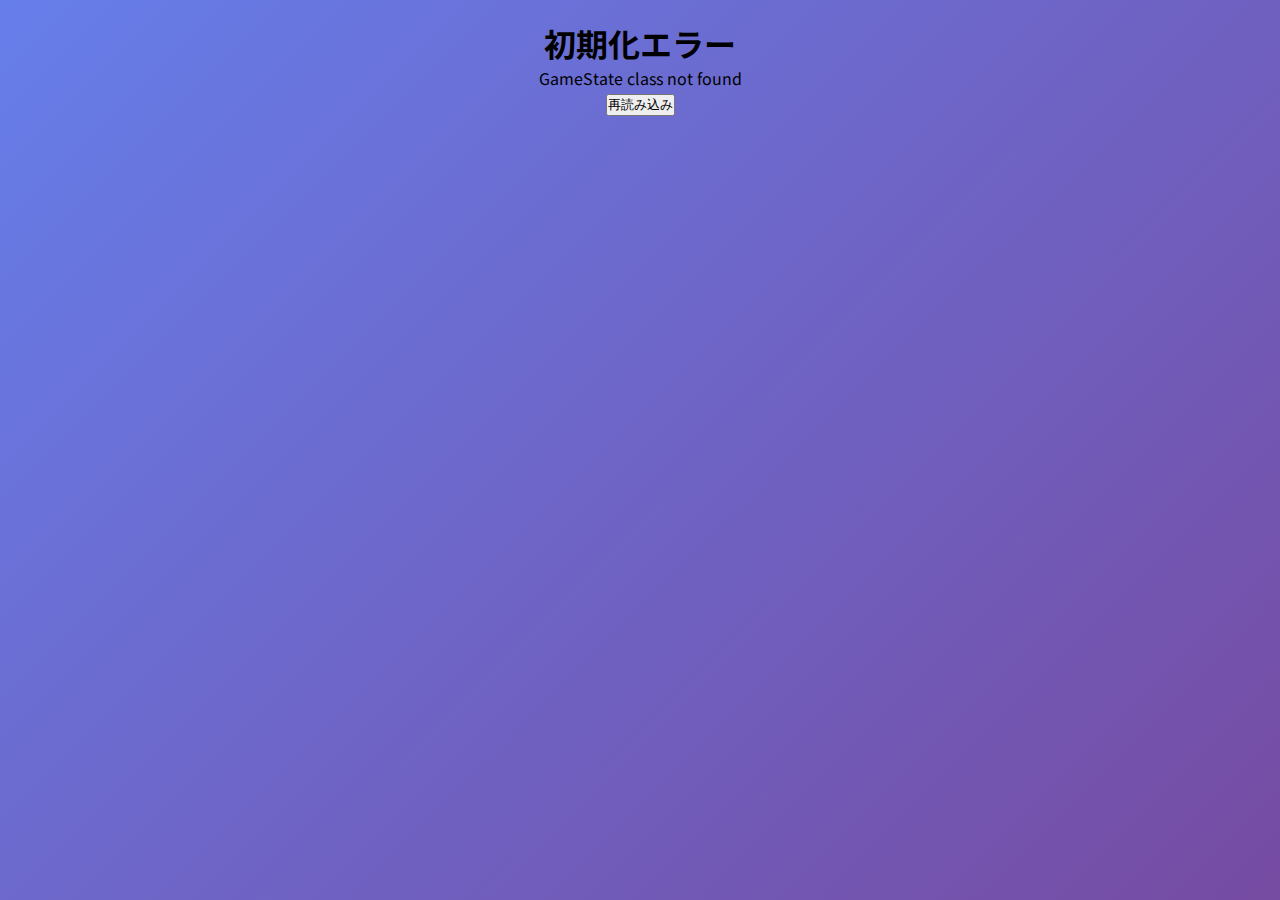
<file: index.html>
<!DOCTYPE html>
<html lang="ja">
<head>
    <meta charset="UTF-8">
    <meta name="viewport" content="width=device-width, initial-scale=1.0">
    <title>シャチポケ２</title>
    <link rel="stylesheet" href="styles.css">
    <link href="https://fonts.googleapis.com/css2?family=Noto+Sans+JP:wght@400;700&display=swap" rel="stylesheet">
</head>
<body>
    <div id="game-container">
        <!-- Loading Screen -->
        <div id="loading-screen" class="screen">
            <div class="loading-content">
                <h1>シャチポケ２</h1>
                <div class="loading-spinner"></div>
                <p>読み込み中...</p>
            </div>
        </div>

        <!-- Character Selection Screen -->
        <div id="character-selection" class="screen hidden">
            <div class="screen-header">
                <h1>キャラクター選択</h1>
                <p>最初のキャラクターを選んでください</p>
            </div>
            <div class="character-grid" id="character-grid">
                <!-- Characters will be populated by JavaScript -->
            </div>
            <div class="character-preview" id="character-preview">
                <div class="preview-image"></div>
                <div class="preview-info">
                    <h3 id="preview-name">キャラクター名</h3>
                    <div class="preview-stats">
                        <div class="stat-item">
                            <span class="stat-icon">😤</span>
                            <span>耐ストレス: <span id="preview-stress">0</span></span>
                        </div>
                        <div class="stat-item">
                            <span class="stat-icon">🧠</span>
                            <span>知識: <span id="preview-knowledge">0</span></span>
                        </div>
                        <div class="stat-item">
                            <span class="stat-icon">💪</span>
                            <span>体力: <span id="preview-physical">0</span></span>
                        </div>
                        <div class="stat-item">
                            <span class="stat-icon">💬</span>
                            <span>コミュ力: <span id="preview-communication">0</span></span>
                        </div>
                    </div>
                </div>
            </div>
            <button id="confirm-character" class="btn-primary" disabled>選択確定</button>
        </div>

        <!-- Main Game Screen -->
        <div id="main-game" class="screen hidden">
            <!-- Header -->
            <div class="game-header">
                <h1>シャチポケ２</h1>
                <div class="currency-display">
                    <span class="currency-icon">🐋</span>
                    <span id="currency-amount">0</span>シャチ
                </div>
            </div>

            <!-- Character Display -->
            <div class="character-display">
                <div class="character-image" id="main-character-image">
                    <div class="character-sway"></div>
                </div>
                <div class="character-info">
                    <h2 id="character-name">キャラクター名</h2>
                    <div class="level-info">
                        <span>レベル <span id="character-level">1</span></span>
                    </div>
                </div>
            </div>

            <!-- Stats Display -->
            <div class="stats-display">
                <div class="stat-item">
                    <span class="stat-icon">😤</span>
                    <span class="stat-label">耐ストレス</span>
                    <div class="stat-bar">
                        <div class="stat-fill" id="stress-bar"></div>
                    </div>
                    <span class="stat-value" id="stress-value">0</span>
                </div>
                <div class="stat-item">
                    <span class="stat-icon">🧠</span>
                    <span class="stat-label">知識</span>
                    <div class="stat-bar">
                        <div class="stat-fill" id="knowledge-bar"></div>
                    </div>
                    <span class="stat-value" id="knowledge-value">0</span>
                </div>
                <div class="stat-item">
                    <span class="stat-icon">💪</span>
                    <span class="stat-label">体力</span>
                    <div class="stat-bar">
                        <div class="stat-fill" id="physical-bar"></div>
                    </div>
                    <span class="stat-value" id="physical-value">0</span>
                </div>
                <div class="stat-item">
                    <span class="stat-icon">💬</span>
                    <span class="stat-label">コミュ力</span>
                    <div class="stat-bar">
                        <div class="stat-fill" id="communication-bar"></div>
                    </div>
                    <span class="stat-value" id="communication-value">0</span>
                </div>
            </div>

            <!-- Navigation -->
            <div class="main-navigation">
                <button class="nav-btn" data-screen="events">
                    <span class="nav-icon">📅</span>
                    <span>イベント</span>
                </button>
                <button class="nav-btn" data-screen="shop">
                    <span class="nav-icon">🛒</span>
                    <span>ショップ</span>
                </button>
                <button class="nav-btn" data-screen="formation">
                    <span class="nav-icon">👥</span>
                    <span>編成</span>
                </button>
                <button class="nav-btn" data-screen="settings">
                    <span class="nav-icon">⚙️</span>
                    <span>設定</span>
                </button>
            </div>
        </div>

        <!-- Events Screen -->
        <div id="events-screen" class="screen hidden">
            <div class="screen-header">
                <button class="back-btn" data-back="main">← 戻る</button>
                <h1>イベント</h1>
                <div class="event-info">
                    <span>今日のイベント: <span id="events-remaining">3</span>/3</span>
                </div>
            </div>
            <div class="events-content" id="events-content">
                <!-- Events will be populated by JavaScript -->
            </div>
        </div>

        <!-- Shop Screen -->
        <div id="shop-screen" class="screen hidden">
            <div class="screen-header">
                <button class="back-btn" data-back="main">← 戻る</button>
                <h1>ショップ</h1>
            </div>
            <div class="shop-content">
                <div class="shop-items" id="shop-items">
                    <!-- Shop items will be populated by JavaScript -->
                </div>
            </div>
        </div>

        <!-- Formation Screen -->
        <div id="formation-screen" class="screen hidden">
            <div class="screen-header">
                <button class="back-btn" data-back="main">← 戻る</button>
                <h1>編成</h1>
            </div>
            <div class="formation-content">
                <div class="party-formation">
                    <h3>パーティー編成</h3>
                    <div class="party-slots" id="party-slots">
                        <!-- Party slots will be populated by JavaScript -->
                    </div>
                </div>
                <div class="character-collection">
                    <h3>所有キャラクター</h3>
                    <div class="owned-characters" id="owned-characters">
                        <!-- Owned characters will be populated by JavaScript -->
                    </div>
                </div>
                <div class="character-shop">
                    <h3>キャラクター購入</h3>
                    <div class="purchasable-characters" id="purchasable-characters">
                        <!-- Purchasable characters will be populated by JavaScript -->
                    </div>
                </div>
            </div>
        </div>

        <!-- Settings Screen -->
        <div id="settings-screen" class="screen hidden">
            <div class="screen-header">
                <button class="back-btn" data-back="main">← 戻る</button>
                <h1>設定</h1>
            </div>
            <div class="settings-content">
                <div class="settings-section">
                    <h3>ゲームデータ</h3>
                    <button class="btn-secondary" id="save-game">ゲームを保存</button>
                    <button class="btn-secondary" id="load-game">ゲームを読み込み</button>
                    <button class="btn-danger" id="reset-game">ゲームをリセット</button>
                </div>
                <div class="settings-section">
                    <h3>動画ギャラリー</h3>
                    <div class="video-gallery" id="video-gallery">
                        <!-- Videos will be populated by JavaScript -->
                    </div>
                </div>
                <div class="settings-section">
                    <h3>ゲーム統計</h3>
                    <div class="game-stats" id="game-stats">
                        <!-- Stats will be populated by JavaScript -->
                    </div>
                </div>
            </div>
        </div>

        <!-- Modal for confirmations -->
        <div id="modal" class="modal hidden">
            <div class="modal-content">
                <h3 id="modal-title">確認</h3>
                <p id="modal-message">実行しますか？</p>
                <div class="modal-buttons">
                    <button class="btn-secondary" id="modal-cancel">キャンセル</button>
                    <button class="btn-primary" id="modal-confirm">確認</button>
                </div>
            </div>
        </div>

        <!-- Toast notifications -->
        <div id="toast-container"></div>
    </div>

    <script>
        // エラーハンドリング
        window.addEventListener('error', function(e) {
            console.error('Script error:', e.error);
            document.body.innerHTML = '<div style="padding: 20px; text-align: center;"><h1>エラーが発生しました</h1><p>ページを再読み込みしてください。</p><button onclick="location.reload()">再読み込み</button></div>';
        });
    </script>
    <script src="game-data.js"></script>
    <script src="game-state.js"></script>
    <script src="game-ui.js"></script>
    <script src="main.js"></script>
</body>
</html>
</file>
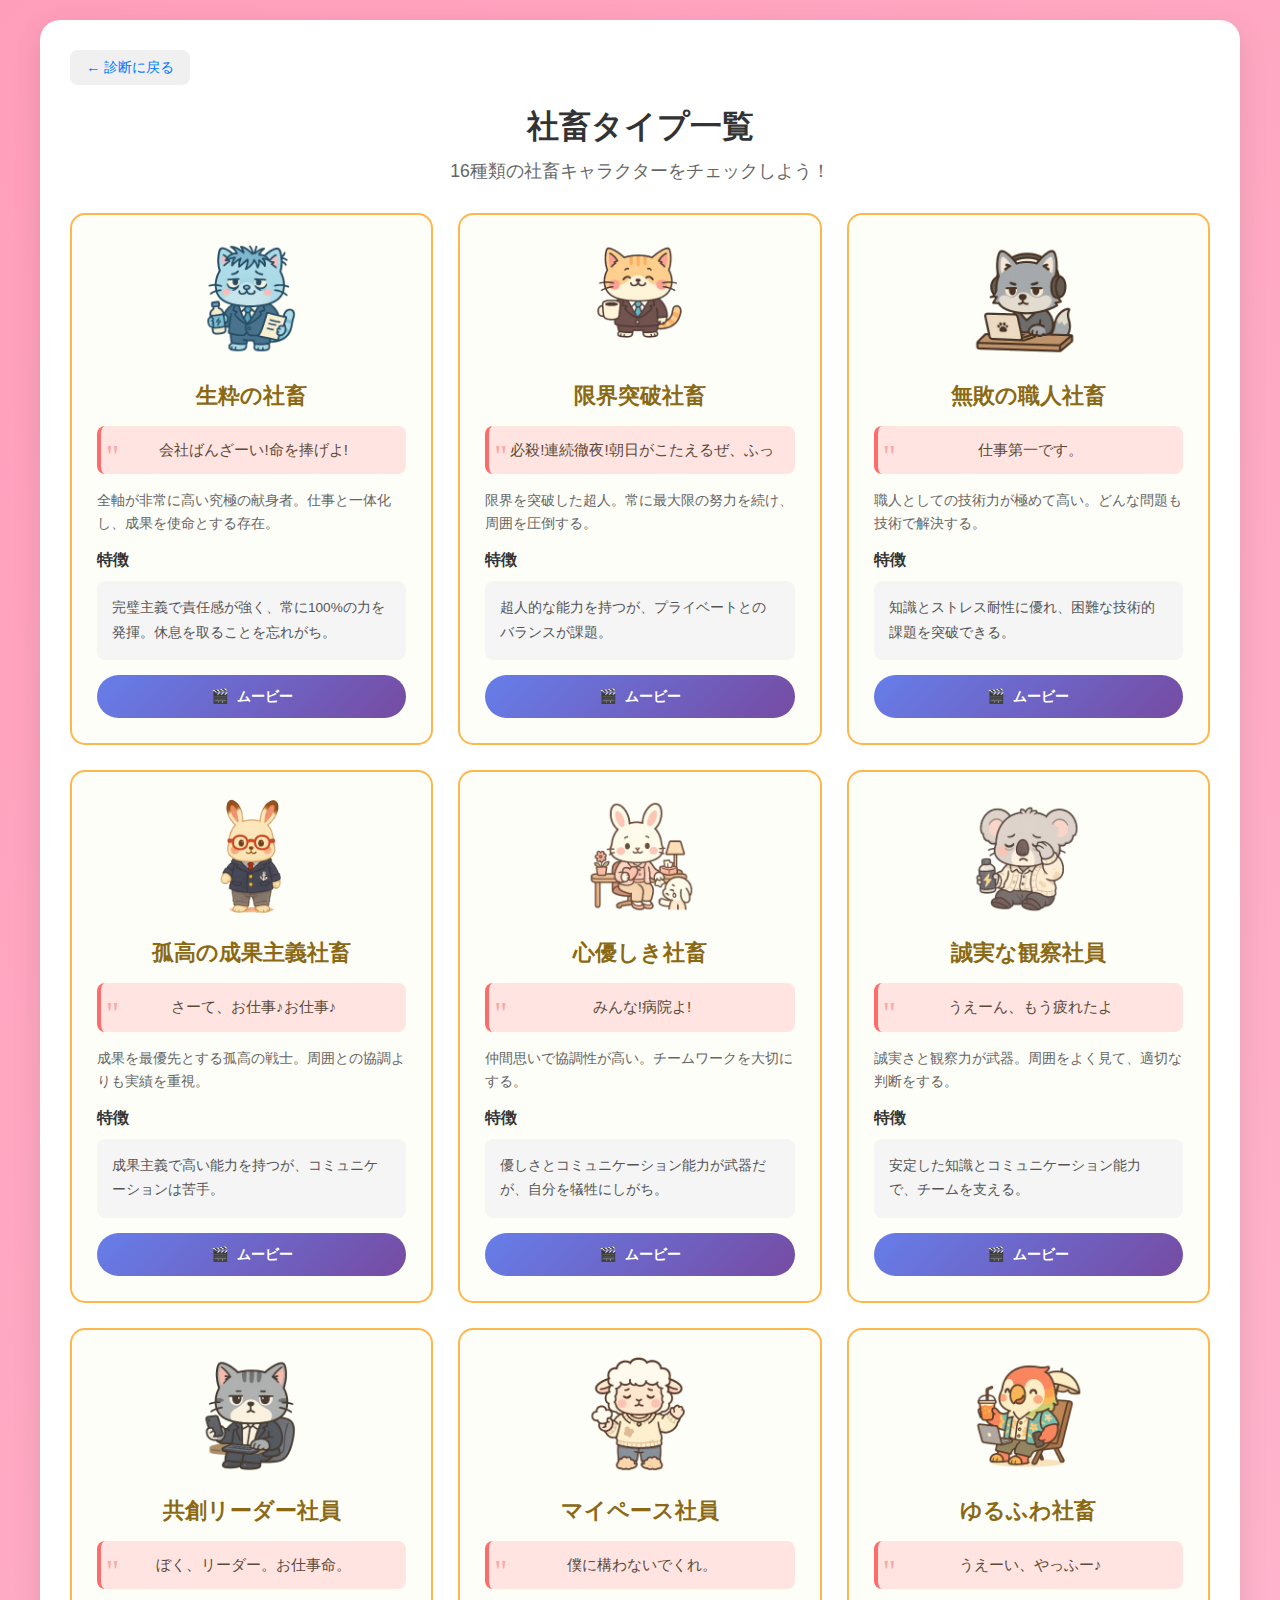
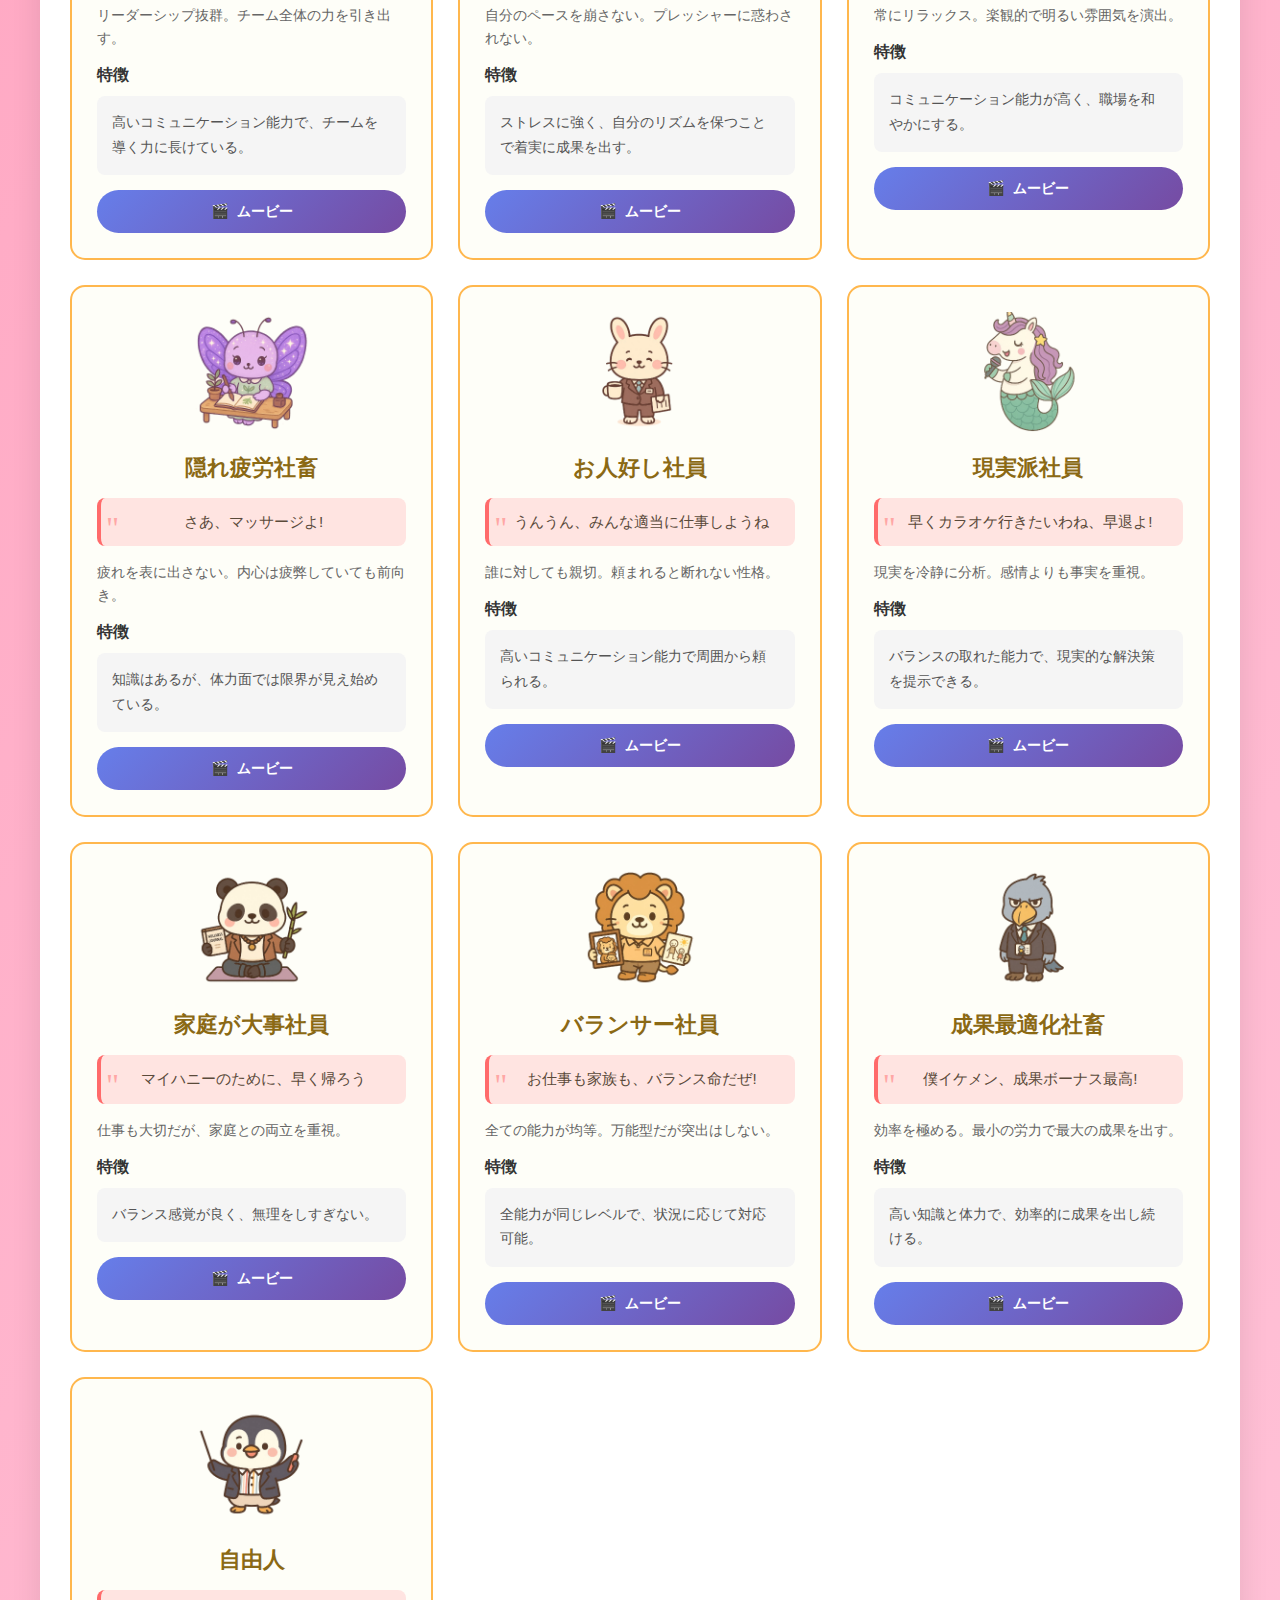
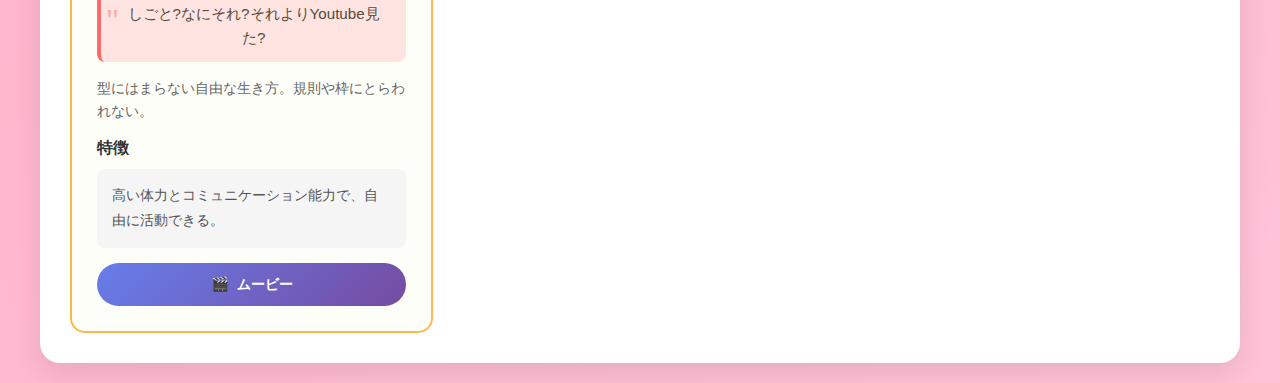
<file: characters.html>
<!DOCTYPE html>
<html lang="ja">
<head>
    <meta charset="UTF-8">
    <meta name="viewport" content="width=device-width, initial-scale=1.0">
    <title>キャラクター紹介 - シャチポケ２</title>
    <style>
        * {
            margin: 0;
            padding: 0;
            box-sizing: border-box;
        }

        body {
            font-family: 'Arial', sans-serif;
            background: linear-gradient(135deg, #ff9ebb 0%, #ffc3d8 100%);
            min-height: 100vh;
            padding: 20px;
        }

        .container {
            max-width: 1200px;
            margin: 0 auto;
            background: white;
            border-radius: 20px;
            padding: 30px;
            box-shadow: 0 10px 30px rgba(0,0,0,0.1);
        }

        h1 {
            text-align: center;
            color: #333;
            margin-bottom: 10px;
            font-size: 2rem;
        }

        .subtitle {
            text-align: center;
            color: #666;
            margin-bottom: 30px;
            font-size: 1.1rem;
        }

        .back-link {
            display: inline-block;
            margin-bottom: 20px;
            color: #007bff;
            text-decoration: none;
            font-size: 0.9rem;
            padding: 8px 16px;
            background: #f0f0f0;
            border-radius: 8px;
            transition: background 0.3s;
        }

        .back-link:hover {
            background: #e0e0e0;
        }

        .characters-grid {
            display: grid;
            grid-template-columns: repeat(auto-fill, minmax(280px, 1fr));
            gap: 25px;
            margin-top: 30px;
        }

        .character-card {
            background: #FEFEF8;
            border: 2px solid #FFB74D;
            border-radius: 15px;
            padding: 25px;
            transition: transform 0.3s, box-shadow 0.3s;
            text-align: left;
        }

        .character-card:hover {
            transform: translateY(-5px);
            box-shadow: 0 8px 20px rgba(0,0,0,0.2);
        }

        .character-icon {
            width: 120px;
            height: 120px;
            margin: 0 auto 20px;
            display: flex;
            align-items: center;
            justify-content: center;
            overflow: visible;
        }

        .character-icon img {
            width: 100%;
            height: 100%;
            object-fit: contain;
        }

        .character-name {
            font-size: 1.4rem;
            font-weight: bold;
            color: #8B6914;
            margin-bottom: 15px;
            text-align: center;
        }

        .character-quote {
            background: #FFE4E1;
            border-left: 4px solid #FF6B6B;
            padding: 12px 15px;
            border-radius: 8px;
            margin: 15px 0;
            font-size: 0.95rem;
            color: #5a4a3a;
            line-height: 1.6;
            position: relative;
            text-align: center;
        }

        .character-quote::before {
            content: '"';
            font-size: 2rem;
            color: #FF6B6B;
            position: absolute;
            left: 5px;
            top: 5px;
            font-family: Georgia, serif;
            opacity: 0.5;
        }

        .character-description {
            font-size: 0.9rem;
            color: #666;
            line-height: 1.6;
            margin: 15px 0;
        }

        .character-features-title {
            font-size: 1rem;
            font-weight: bold;
            color: #333;
            margin: 15px 0 10px 0;
        }

        .character-features {
            background: #F5F5F5;
            padding: 15px;
            border-radius: 8px;
            font-size: 0.85rem;
            color: #555;
            line-height: 1.8;
        }

        .movie-button {
            background: linear-gradient(135deg, #667eea 0%, #764ba2 100%);
            color: white;
            border: none;
            padding: 12px 20px;
            border-radius: 25px;
            font-size: 0.9rem;
            font-weight: bold;
            cursor: pointer;
            margin-top: 15px;
            width: 100%;
            transition: all 0.3s;
            display: flex;
            align-items: center;
            justify-content: center;
            gap: 8px;
        }

        .movie-button:hover {
            transform: translateY(-2px);
            box-shadow: 0 6px 20px rgba(102, 126, 234, 0.4);
        }

        .movie-button:active {
            transform: translateY(0);
        }

        /* 動画再生ポップアップ */
        .movie-popup {
            display: none;
            position: fixed;
            top: 0;
            left: 0;
            width: 100%;
            height: 100%;
            background: rgba(0, 0, 0, 0.9);
            z-index: 10000;
            align-items: center;
            justify-content: center;
        }

        .movie-popup.active {
            display: flex;
        }

        .movie-popup-content {
            position: relative;
            width: 90%;
            max-width: 800px;
            background: #1a1a1a;
            border-radius: 15px;
            padding: 20px;
            animation: fadeIn 0.3s ease;
        }

        @keyframes fadeIn {
            from {
                opacity: 0;
                transform: scale(0.9);
            }
            to {
                opacity: 1;
                transform: scale(1);
            }
        }

        .movie-popup video {
            width: 100%;
            border-radius: 10px;
        }

        .movie-popup-close {
            position: absolute;
            top: -40px;
            right: 0;
            background: transparent;
            border: 2px solid white;
            color: white;
            font-size: 1.5rem;
            width: 40px;
            height: 40px;
            border-radius: 50%;
            cursor: pointer;
            display: flex;
            align-items: center;
            justify-content: center;
            transition: all 0.3s;
        }

        .movie-popup-close:hover {
            background: white;
            color: #1a1a1a;
        }

        @media (max-width: 768px) {
            .characters-grid {
                grid-template-columns: repeat(auto-fill, minmax(250px, 1fr));
                gap: 15px;
            }

            h1 {
                font-size: 1.5rem;
            }

            .container {
                padding: 20px;
            }

            .movie-popup-content {
                width: 95%;
                padding: 10px;
            }
        }
    </style>
</head>
<body>
    <div class="container">
        <a href="working-game.html" class="back-link">← 診断に戻る</a>
        
        <h1>社畜タイプ一覧</h1>
        <p class="subtitle">16種類の社畜キャラクターをチェックしよう！</p>

        <div class="characters-grid" id="characters-grid">
            <!-- キャラクターがここに生成されます -->
        </div>
    </div>

    <!-- 動画再生ポップアップ -->
    <div class="movie-popup" id="movie-popup">
        <div class="movie-popup-content">
            <button class="movie-popup-close" id="movie-popup-close">×</button>
            <video id="movie-player" controls></video>
        </div>
    </div>

    <script>
        // キャラクター動画マッピング（通常のキャラクター紹介動画）
        const CHARACTER_MOVIES = {
            'ikisui': '20_movie/30_キャラクター紹介/01キャラ紹介01.mp4',
            'genkai': '20_movie/30_キャラクター紹介/02キャラ紹介02.mp4',
            'muhai': '20_movie/30_キャラクター紹介/03キャラ紹介01.mp4',
            'kokou': '20_movie/30_キャラクター紹介/04キャラ紹介02.mp4',
            'kokoro': '20_movie/30_キャラクター紹介/05キャラ紹介01.mp4',
            'seijitsu': '20_movie/30_キャラクター紹介/06キャラ紹介01.mp4',
            'kyousou': '20_movie/30_キャラクター紹介/07キャラ紹介01.mp4',
            'mypace': '20_movie/30_キャラクター紹介/08キャラ紹介01.mp4',
            'yurufuwa': '20_movie/30_キャラクター紹介/09キャラ紹介02.mp4',
            'kakure': '20_movie/30_キャラクター紹介/10キャラ紹介01.mp4',
            'ohitoyoshi': '20_movie/30_キャラクター紹介/11キャラ紹介01.mp4',
            'genjitsu': '20_movie/30_キャラクター紹介/012キャラ紹介01.mp4',
            'katei': '20_movie/30_キャラクター紹介/13キャラ紹介01.mp4',
            'balancer': '20_movie/30_キャラクター紹介/14キャラ紹介01.mp4',
            'seika': '20_movie/30_キャラクター紹介/15キャラ紹介01.mp4',
            'jiyujin': '20_movie/30_キャラクター紹介/16キャラ紹介01.mp4'
        };

        // 特別動画マッピング（初期キャラ・ゲットしたキャラ用）
        const SPECIAL_MOVIES = {
            'genkai': '20_movie/31_キャラ登場用/02キャラ紹介01.mp4',
            'kokou': '20_movie/31_キャラ登場用/04キャラ紹介01.mp4',
            'yurufuwa': '20_movie/31_キャラ登場用/09キャラ紹介01.mp4',
            'kakure': '20_movie/31_キャラ登場用/10キャラ紹介02.mp4'
        };

        // キャラクターデータ（画像の情報を踏襲）
        const CHARACTERS = [
            { 
                id: 'ikisui', 
                name: '生粋の社畜', 
                icon: '001.png', 
                quote: '会社ばんざーい!命を捧げよ!',
                description: '全軸が非常に高い究極の献身者。仕事と一体化し、成果を使命とする存在。',
                features: '完璧主義で責任感が強く、常に100%の力を発揮。休息を取ることを忘れがち。'
            },
            { 
                id: 'genkai', 
                name: '限界突破社畜', 
                icon: '002.png',
                quote: '必殺!連続徹夜!朝日がこたえるぜ、ふっ',
                description: '限界を突破した超人。常に最大限の努力を続け、周囲を圧倒する。',
                features: '超人的な能力を持つが、プライベートとのバランスが課題。'
            },
            { 
                id: 'muhai', 
                name: '無敗の職人社畜', 
                icon: '003.png',
                quote: '仕事第一です。',
                description: '職人としての技術力が極めて高い。どんな問題も技術で解決する。',
                features: '知識とストレス耐性に優れ、困難な技術的課題を突破できる。'
            },
            { 
                id: 'kokou', 
                name: '孤高の成果主義社畜', 
                icon: '004.png',
                quote: 'さーて、お仕事♪お仕事♪',
                description: '成果を最優先とする孤高の戦士。周囲との協調よりも実績を重視。',
                features: '成果主義で高い能力を持つが、コミュニケーションは苦手。'
            },
            { 
                id: 'kokoro', 
                name: '心優しき社畜', 
                icon: '005.png',
                quote: 'みんな!病院よ!',
                description: '仲間思いで協調性が高い。チームワークを大切にする。',
                features: '優しさとコミュニケーション能力が武器だが、自分を犠牲にしがち。'
            },
            { 
                id: 'seijitsu', 
                name: '誠実な観察社員', 
                icon: '006.png',
                quote: 'うえーん、もう疲れたよ',
                description: '誠実さと観察力が武器。周囲をよく見て、適切な判断をする。',
                features: '安定した知識とコミュニケーション能力で、チームを支える。'
            },
            { 
                id: 'kyousou', 
                name: '共創リーダー社員', 
                icon: '007.png',
                quote: 'ぼく、リーダー。お仕事命。',
                description: 'リーダーシップ抜群。チーム全体の力を引き出す。',
                features: '高いコミュニケーション能力で、チームを導く力に長けている。'
            },
            { 
                id: 'mypace', 
                name: 'マイペース社員', 
                icon: '008.png',
                quote: '僕に構わないでくれ。',
                description: '自分のペースを崩さない。プレッシャーに惑わされない。',
                features: 'ストレスに強く、自分のリズムを保つことで着実に成果を出す。'
            },
            { 
                id: 'yurufuwa', 
                name: 'ゆるふわ社畜', 
                icon: '009.png',
                quote: 'うえーい、やっふー♪',
                description: '常にリラックス。楽観的で明るい雰囲気を演出。',
                features: 'コミュニケーション能力が高く、職場を和やかにする。'
            },
            { 
                id: 'kakure', 
                name: '隠れ疲労社畜', 
                icon: '010.png',
                quote: 'さあ、マッサージよ!',
                description: '疲れを表に出さない。内心は疲弊していても前向き。',
                features: '知識はあるが、体力面では限界が見え始めている。'
            },
            { 
                id: 'ohitoyoshi', 
                name: 'お人好し社員', 
                icon: '011.png',
                quote: 'うんうん、みんな適当に仕事しようね',
                description: '誰に対しても親切。頼まれると断れない性格。',
                features: '高いコミュニケーション能力で周囲から頼られる。'
            },
            { 
                id: 'genjitsu', 
                name: '現実派社員', 
                icon: '012.png',
                quote: '早くカラオケ行きたいわね、早退よ!',
                description: '現実を冷静に分析。感情よりも事実を重視。',
                features: 'バランスの取れた能力で、現実的な解決策を提示できる。'
            },
            { 
                id: 'katei', 
                name: '家庭が大事社員', 
                icon: '013.png',
                quote: 'マイハニーのために、早く帰ろう',
                description: '仕事も大切だが、家庭との両立を重視。',
                features: 'バランス感覚が良く、無理をしすぎない。'
            },
            { 
                id: 'balancer', 
                name: 'バランサー社員', 
                icon: '014.png',
                quote: 'お仕事も家族も、バランス命だぜ!',
                description: '全ての能力が均等。万能型だが突出はしない。',
                features: '全能力が同じレベルで、状況に応じて対応可能。'
            },
            { 
                id: 'seika', 
                name: '成果最適化社畜', 
                icon: '015.png',
                quote: '僕イケメン、成果ボーナス最高!',
                description: '効率を極める。最小の労力で最大の成果を出す。',
                features: '高い知識と体力で、効率的に成果を出し続ける。'
            },
            { 
                id: 'jiyujin', 
                name: '自由人', 
                icon: '016.png',
                quote: 'しごと?なにそれ?それよりYoutube見た?',
                description: '型にはまらない自由な生き方。規則や枠にとらわれない。',
                features: '高い体力とコミュニケーション能力で、自由に活動できる。'
            }
        ];

        // 保有キャラクター情報を取得
        function getOwnedCharacters() {
            try {
                const saveData = localStorage.getItem('shachipoke2_save');
                if (!saveData) return [];
                
                const gameData = JSON.parse(saveData);
                return gameData.ownedCharacters || [];
            } catch (error) {
                console.error('保有キャラクター情報の取得に失敗:', error);
                return [];
            }
        }

        // キャラクターグリッドを生成
        function renderCharacters() {
            const grid = document.getElementById('characters-grid');
            if (!grid) return;

            grid.innerHTML = '';
            
            // 保有キャラクター情報を取得
            const ownedCharacters = getOwnedCharacters();

            CHARACTERS.forEach((character) => {
                const card = document.createElement('div');
                card.className = 'character-card';
                
                // キャラクター一覧では全キャラに通常動画を表示
                const moviePath = CHARACTER_MOVIES[character.id];
                
                card.innerHTML = `
                    <div class="character-icon">
                        <img src="10_社畜アイコン/${character.icon}" alt="${character.name}" 
                             onerror="this.style.display='none'; this.parentElement.innerHTML='<div style=\\'width:100%;height:100%;display:flex;align-items:center;justify-content:center;font-size:48px;color:#666;\\'>${character.name.charAt(0)}</div>'">
                    </div>
                    <div class="character-name">${character.name}</div>
                    <div class="character-quote">${character.quote}</div>
                    <div class="character-description">${character.description}</div>
                    <div class="character-features-title">特徴</div>
                    <div class="character-features">${character.features}</div>
                    ${moviePath ? `<button class="movie-button" onclick="playMovie('${moviePath}')">
                        <span>🎬</span>ムービー
                    </button>` : ''}
                `;

                grid.appendChild(card);
            });
        }

        // 動画再生関数
        function playMovie(moviePath) {
            const popup = document.getElementById('movie-popup');
            const player = document.getElementById('movie-player');
            
            player.src = moviePath;
            popup.classList.add('active');
            player.play();
        }

        // ポップアップを閉じる
        function closeMoviePopup() {
            const popup = document.getElementById('movie-popup');
            const player = document.getElementById('movie-player');
            
            player.pause();
            player.src = '';
            popup.classList.remove('active');
        }

        // ページ読み込み時に実行
        document.addEventListener('DOMContentLoaded', () => {
            const closeBtn = document.getElementById('movie-popup-close');
            const popup = document.getElementById('movie-popup');
            
            closeBtn.addEventListener('click', closeMoviePopup);
            popup.addEventListener('click', (e) => {
                if (e.target === popup) {
                    closeMoviePopup();
                }
            });
            
            renderCharacters();
        });
    </script>
</body>
</html>
</file>
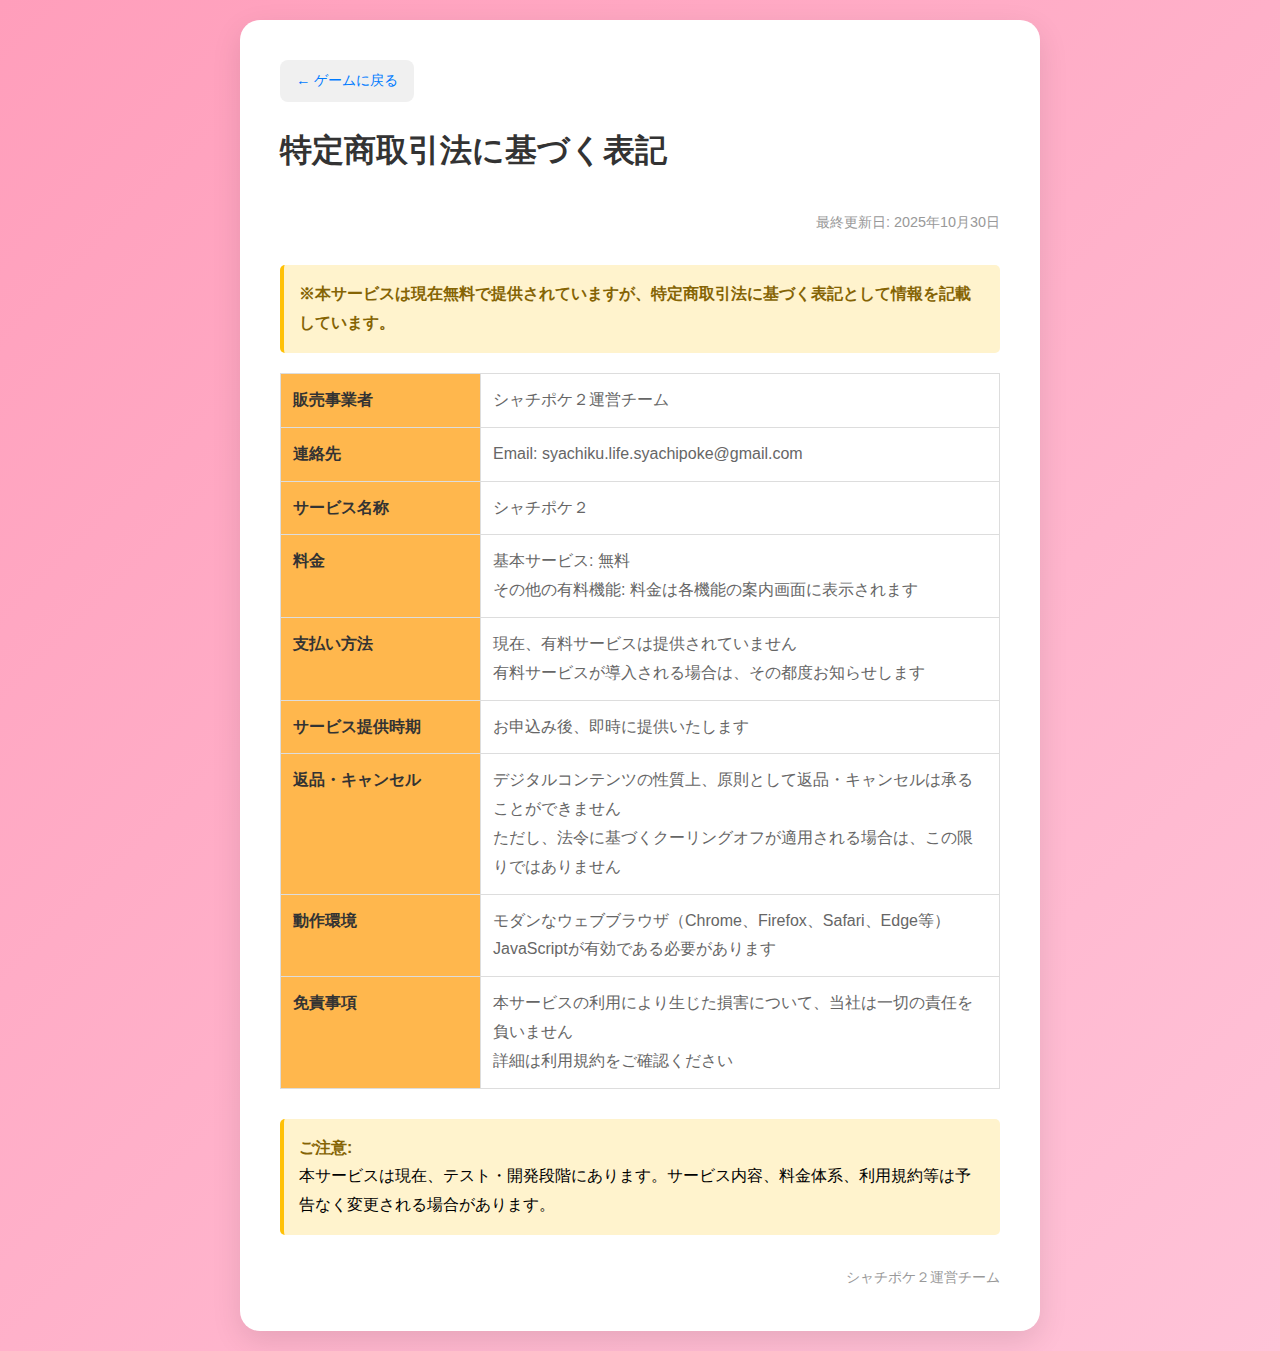
<file: commercial-transactions.html>
<!DOCTYPE html>
<html lang="ja">
<head>
    <meta charset="UTF-8">
    <meta name="viewport" content="width=device-width, initial-scale=1.0">
    <title>特定商取引法に基づく表記 - シャチポケ２</title>
    <style>
        * {
            margin: 0;
            padding: 0;
            box-sizing: border-box;
        }

        body {
            font-family: 'Arial', sans-serif;
            background: linear-gradient(135deg, #ff9ebb 0%, #ffc3d8 100%);
            min-height: 100vh;
            padding: 20px;
            line-height: 1.8;
        }

        .container {
            max-width: 800px;
            margin: 0 auto;
            background: white;
            border-radius: 20px;
            padding: 40px;
            box-shadow: 0 10px 30px rgba(0,0,0,0.1);
        }

        h1 {
            color: #333;
            margin-bottom: 10px;
            font-size: 2rem;
        }

        .back-link {
            display: inline-block;
            margin-bottom: 20px;
            color: #007bff;
            text-decoration: none;
            font-size: 0.9rem;
            padding: 8px 16px;
            background: #f0f0f0;
            border-radius: 8px;
            transition: background 0.3s;
        }

        .back-link:hover {
            background: #e0e0e0;
        }

        .info-table {
            width: 100%;
            border-collapse: collapse;
            margin: 20px 0;
        }

        .info-table th,
        .info-table td {
            border: 1px solid #ddd;
            padding: 12px;
            text-align: left;
            vertical-align: top;
        }

        .info-table th {
            background-color: #FFB74D;
            color: #333;
            font-weight: bold;
            width: 200px;
        }

        .info-table td {
            color: #666;
        }

        .note {
            margin-top: 30px;
            padding: 15px;
            background-color: #fff3cd;
            border-left: 4px solid #ffc107;
            border-radius: 5px;
        }

        .note strong {
            color: #856404;
        }

        .last-updated {
            text-align: right;
            color: #999;
            font-size: 0.9rem;
            margin-top: 30px;
        }

        @media (max-width: 768px) {
            .container {
                padding: 20px;
            }

            h1 {
                font-size: 1.5rem;
            }

            .info-table {
                font-size: 0.9rem;
            }

            .info-table th,
            .info-table td {
                padding: 8px;
            }
        }
    </style>
</head>
<body>
    <div class="container">
        <a href="working-game.html" class="back-link">← ゲームに戻る</a>
        
        <h1>特定商取引法に基づく表記</h1>
        
        <div class="last-updated">最終更新日: 2025年10月30日</div>

        <div class="note">
            <strong>※本サービスは現在無料で提供されていますが、特定商取引法に基づく表記として情報を記載しています。</strong>
        </div>

        <table class="info-table">
            <tr>
                <th>販売事業者</th>
                <td>シャチポケ２運営チーム</td>
            </tr>
            <tr>
                <th>連絡先</th>
                <td>Email: syachiku.life.syachipoke@gmail.com</td>
            </tr>
            <tr>
                <th>サービス名称</th>
                <td>シャチポケ２</td>
            </tr>
            <tr>
                <th>料金</th>
                <td>基本サービス: 無料<br>
                その他の有料機能: 料金は各機能の案内画面に表示されます</td>
            </tr>
            <tr>
                <th>支払い方法</th>
                <td>現在、有料サービスは提供されていません<br>
                有料サービスが導入される場合は、その都度お知らせします</td>
            </tr>
            <tr>
                <th>サービス提供時期</th>
                <td>お申込み後、即時に提供いたします</td>
            </tr>
            <tr>
                <th>返品・キャンセル</th>
                <td>デジタルコンテンツの性質上、原則として返品・キャンセルは承ることができません<br>
                ただし、法令に基づくクーリングオフが適用される場合は、この限りではありません</td>
            </tr>
            <tr>
                <th>動作環境</th>
                <td>モダンなウェブブラウザ（Chrome、Firefox、Safari、Edge等）<br>
                JavaScriptが有効である必要があります</td>
            </tr>
            <tr>
                <th>免責事項</th>
                <td>本サービスの利用により生じた損害について、当社は一切の責任を負いません<br>
                詳細は利用規約をご確認ください</td>
            </tr>
        </table>

        <div class="note">
            <strong>ご注意:</strong><br>
            本サービスは現在、テスト・開発段階にあります。サービス内容、料金体系、利用規約等は予告なく変更される場合があります。
        </div>

        <div class="last-updated">
            <p>シャチポケ２運営チーム</p>
        </div>
    </div>
</body>
</html>
</file>
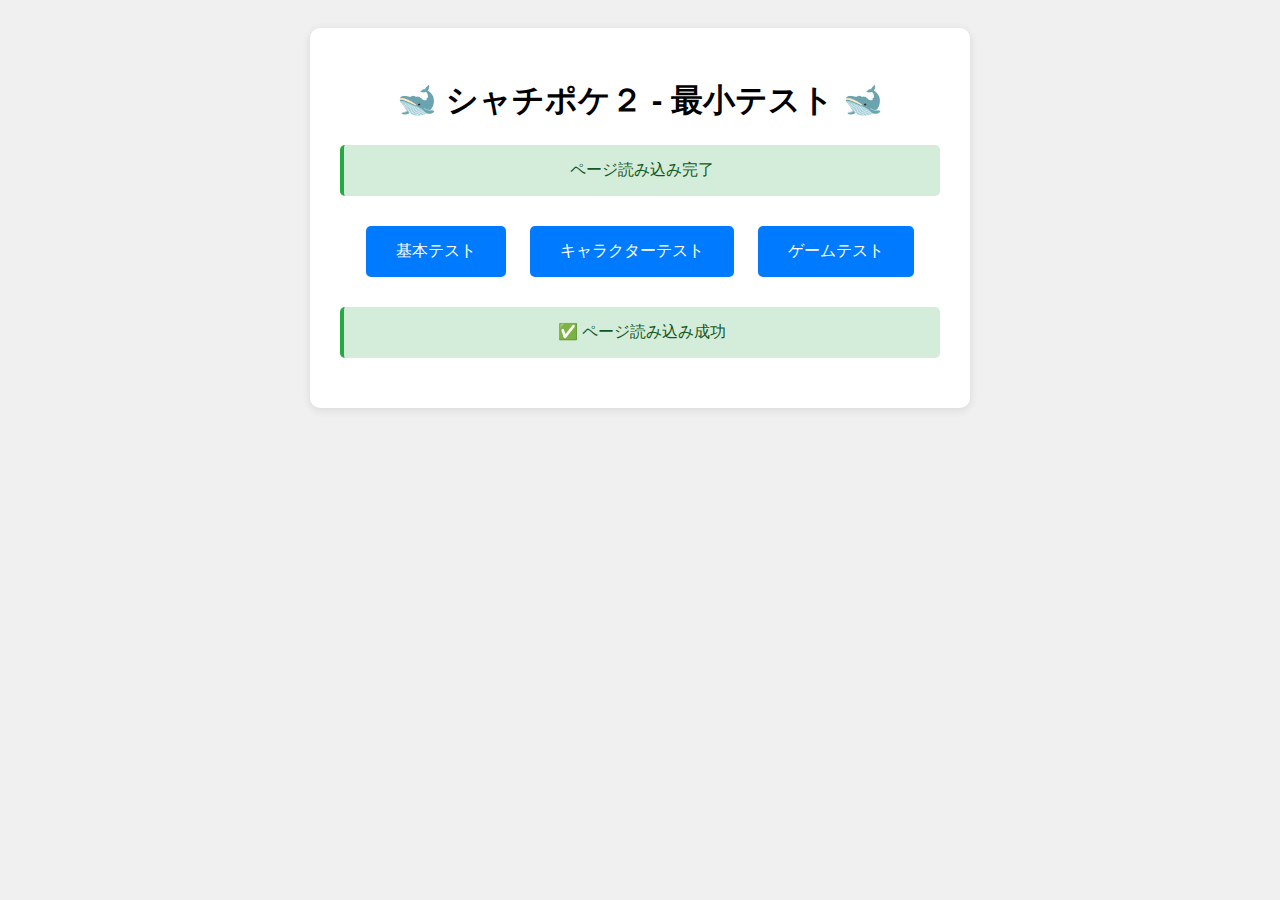
<file: minimal.html>
<!DOCTYPE html>
<html lang="ja">
<head>
    <meta charset="UTF-8">
    <meta name="viewport" content="width=device-width, initial-scale=1.0">
    <title>シャチポケ２ - 最小テスト</title>
    <style>
        body {
            font-family: Arial, sans-serif;
            padding: 20px;
            background: #f0f0f0;
            text-align: center;
        }
        .container {
            max-width: 600px;
            margin: 0 auto;
            background: white;
            padding: 30px;
            border-radius: 10px;
            box-shadow: 0 2px 10px rgba(0,0,0,0.1);
        }
        button {
            background: #007bff;
            color: white;
            border: none;
            padding: 15px 30px;
            border-radius: 5px;
            cursor: pointer;
            font-size: 16px;
            margin: 10px;
        }
        button:hover {
            background: #0056b3;
        }
        .status {
            margin: 20px 0;
            padding: 15px;
            background: #f8f9fa;
            border-radius: 5px;
            border-left: 4px solid #007bff;
        }
        .error {
            background: #f8d7da;
            border-left-color: #dc3545;
            color: #721c24;
        }
        .success {
            background: #d4edda;
            border-left-color: #28a745;
            color: #155724;
        }
    </style>
</head>
<body>
    <div class="container">
        <h1>🐋 シャチポケ２ - 最小テスト 🐋</h1>
        
        <div class="status" id="status">
            テストを開始しています...
        </div>
        
        <button onclick="testBasic()">基本テスト</button>
        <button onclick="testCharacter()">キャラクターテスト</button>
        <button onclick="testGame()">ゲームテスト</button>
        
        <div id="results"></div>
    </div>

    <script>
        console.log('=== 最小テスト開始 ===');
        
        function updateStatus(message, type = 'info') {
            const status = document.getElementById('status');
            status.textContent = message;
            status.className = 'status ' + type;
            console.log('Status:', message);
        }
        
        function addResult(message, type = 'info') {
            const results = document.getElementById('results');
            const div = document.createElement('div');
            div.className = 'status ' + type;
            div.textContent = message;
            results.appendChild(div);
            console.log('Result:', message);
        }
        
        function testBasic() {
            updateStatus('基本テスト実行中...', 'info');
            
            try {
                // 基本的なJavaScript動作テスト
                addResult('✅ JavaScript動作確認', 'success');
                
                // DOM操作テスト
                const testDiv = document.createElement('div');
                testDiv.textContent = 'DOM操作テスト';
                document.body.appendChild(testDiv);
                testDiv.remove();
                addResult('✅ DOM操作確認', 'success');
                
                // イベントテスト
                let eventTest = false;
                const testButton = document.createElement('button');
                testButton.textContent = 'テスト';
                testButton.onclick = () => { eventTest = true; };
                testButton.click();
                if (eventTest) {
                    addResult('✅ イベント処理確認', 'success');
                } else {
                    addResult('❌ イベント処理エラー', 'error');
                }
                
                updateStatus('基本テスト完了', 'success');
                
            } catch (error) {
                addResult('❌ 基本テストエラー: ' + error.message, 'error');
                updateStatus('基本テスト失敗', 'error');
            }
        }
        
        function testCharacter() {
            updateStatus('キャラクターテスト実行中...', 'info');
            
            // 既に読み込まれているかチェック
            if (typeof CHARACTERS !== 'undefined') {
                addResult('✅ キャラクターデータ読み込み成功 (' + CHARACTERS.length + '体)', 'success');
                const firstChar = CHARACTERS[0];
                addResult('✅ 最初のキャラクター: ' + firstChar.name, 'success');
                updateStatus('キャラクターテスト完了', 'success');
                return;
            }
            
            try {
                // キャラクターデータの読み込みテスト
                const script = document.createElement('script');
                script.src = 'game-data.js';
                script.onload = () => {
                    if (typeof CHARACTERS !== 'undefined') {
                        addResult('✅ キャラクターデータ読み込み成功 (' + CHARACTERS.length + '体)', 'success');
                        
                        // 最初のキャラクターを表示
                        const firstChar = CHARACTERS[0];
                        addResult('✅ 最初のキャラクター: ' + firstChar.name, 'success');
                        
                        updateStatus('キャラクターテスト完了', 'success');
                    } else {
                        addResult('❌ CHARACTERS未定義', 'error');
                        updateStatus('キャラクターテスト失敗', 'error');
                    }
                };
                script.onerror = () => {
                    addResult('❌ game-data.js読み込み失敗', 'error');
                    updateStatus('キャラクターテスト失敗', 'error');
                };
                document.head.appendChild(script);
                
            } catch (error) {
                addResult('❌ キャラクターテストエラー: ' + error.message, 'error');
                updateStatus('キャラクターテスト失敗', 'error');
            }
        }
        
        function testGame() {
            updateStatus('ゲームテスト実行中...', 'info');
            
            // 既に読み込まれているかチェック
            if (typeof GameState !== 'undefined' && typeof GameUI !== 'undefined') {
                try {
                    const gameState = new GameState();
                    addResult('✅ GameStateインスタンス作成成功', 'success');
                    
                    const gameUI = new GameUI();
                    addResult('✅ GameUIインスタンス作成成功', 'success');
                    updateStatus('ゲームテスト完了', 'success');
                    return;
                } catch (error) {
                    addResult('❌ インスタンス作成エラー: ' + error.message, 'error');
                    updateStatus('ゲームテスト失敗', 'error');
                    return;
                }
            }
            
            try {
                // ゲーム状態クラスのテスト
                const script1 = document.createElement('script');
                script1.src = 'game-state.js';
                script1.onload = () => {
                    if (typeof GameState !== 'undefined') {
                        addResult('✅ GameStateクラス読み込み成功', 'success');
                        
                        try {
                            const gameState = new GameState();
                            addResult('✅ GameStateインスタンス作成成功', 'success');
                            
                            // UIクラスのテスト
                            const script2 = document.createElement('script');
                            script2.src = 'game-ui.js';
                            script2.onload = () => {
                                if (typeof GameUI !== 'undefined') {
                                    addResult('✅ GameUIクラス読み込み成功', 'success');
                                    
                                    try {
                                        const gameUI = new GameUI();
                                        addResult('✅ GameUIインスタンス作成成功', 'success');
                                        updateStatus('ゲームテスト完了', 'success');
                                    } catch (error) {
                                        addResult('❌ GameUIインスタンス作成エラー: ' + error.message, 'error');
                                        updateStatus('ゲームテスト失敗', 'error');
                                    }
                                } else {
                                    addResult('❌ GameUIクラス未定義', 'error');
                                    updateStatus('ゲームテスト失敗', 'error');
                                }
                            };
                            script2.onerror = () => {
                                addResult('❌ game-ui.js読み込み失敗', 'error');
                                updateStatus('ゲームテスト失敗', 'error');
                            };
                            document.head.appendChild(script2);
                            
                        } catch (error) {
                            addResult('❌ GameStateインスタンス作成エラー: ' + error.message, 'error');
                            updateStatus('ゲームテスト失敗', 'error');
                        }
                    } else {
                        addResult('❌ GameStateクラス未定義', 'error');
                        updateStatus('ゲームテスト失敗', 'error');
                    }
                };
                script1.onerror = () => {
                    addResult('❌ game-state.js読み込み失敗', 'error');
                    updateStatus('ゲームテスト失敗', 'error');
                };
                document.head.appendChild(script1);
                
            } catch (error) {
                addResult('❌ ゲームテストエラー: ' + error.message, 'error');
                updateStatus('ゲームテスト失敗', 'error');
            }
        }
        
        // ページ読み込み時の自動テスト
        window.addEventListener('load', () => {
            updateStatus('ページ読み込み完了', 'success');
            addResult('✅ ページ読み込み成功', 'success');
        });
        
        // エラーハンドリング
        window.addEventListener('error', (e) => {
            addResult('❌ JavaScriptエラー: ' + e.error.message, 'error');
            updateStatus('エラーが発生しました', 'error');
        });
        
        // 初期表示
        updateStatus('テスト準備完了 - ボタンをクリックしてください', 'info');
    </script>
</body>
</html>
</file>
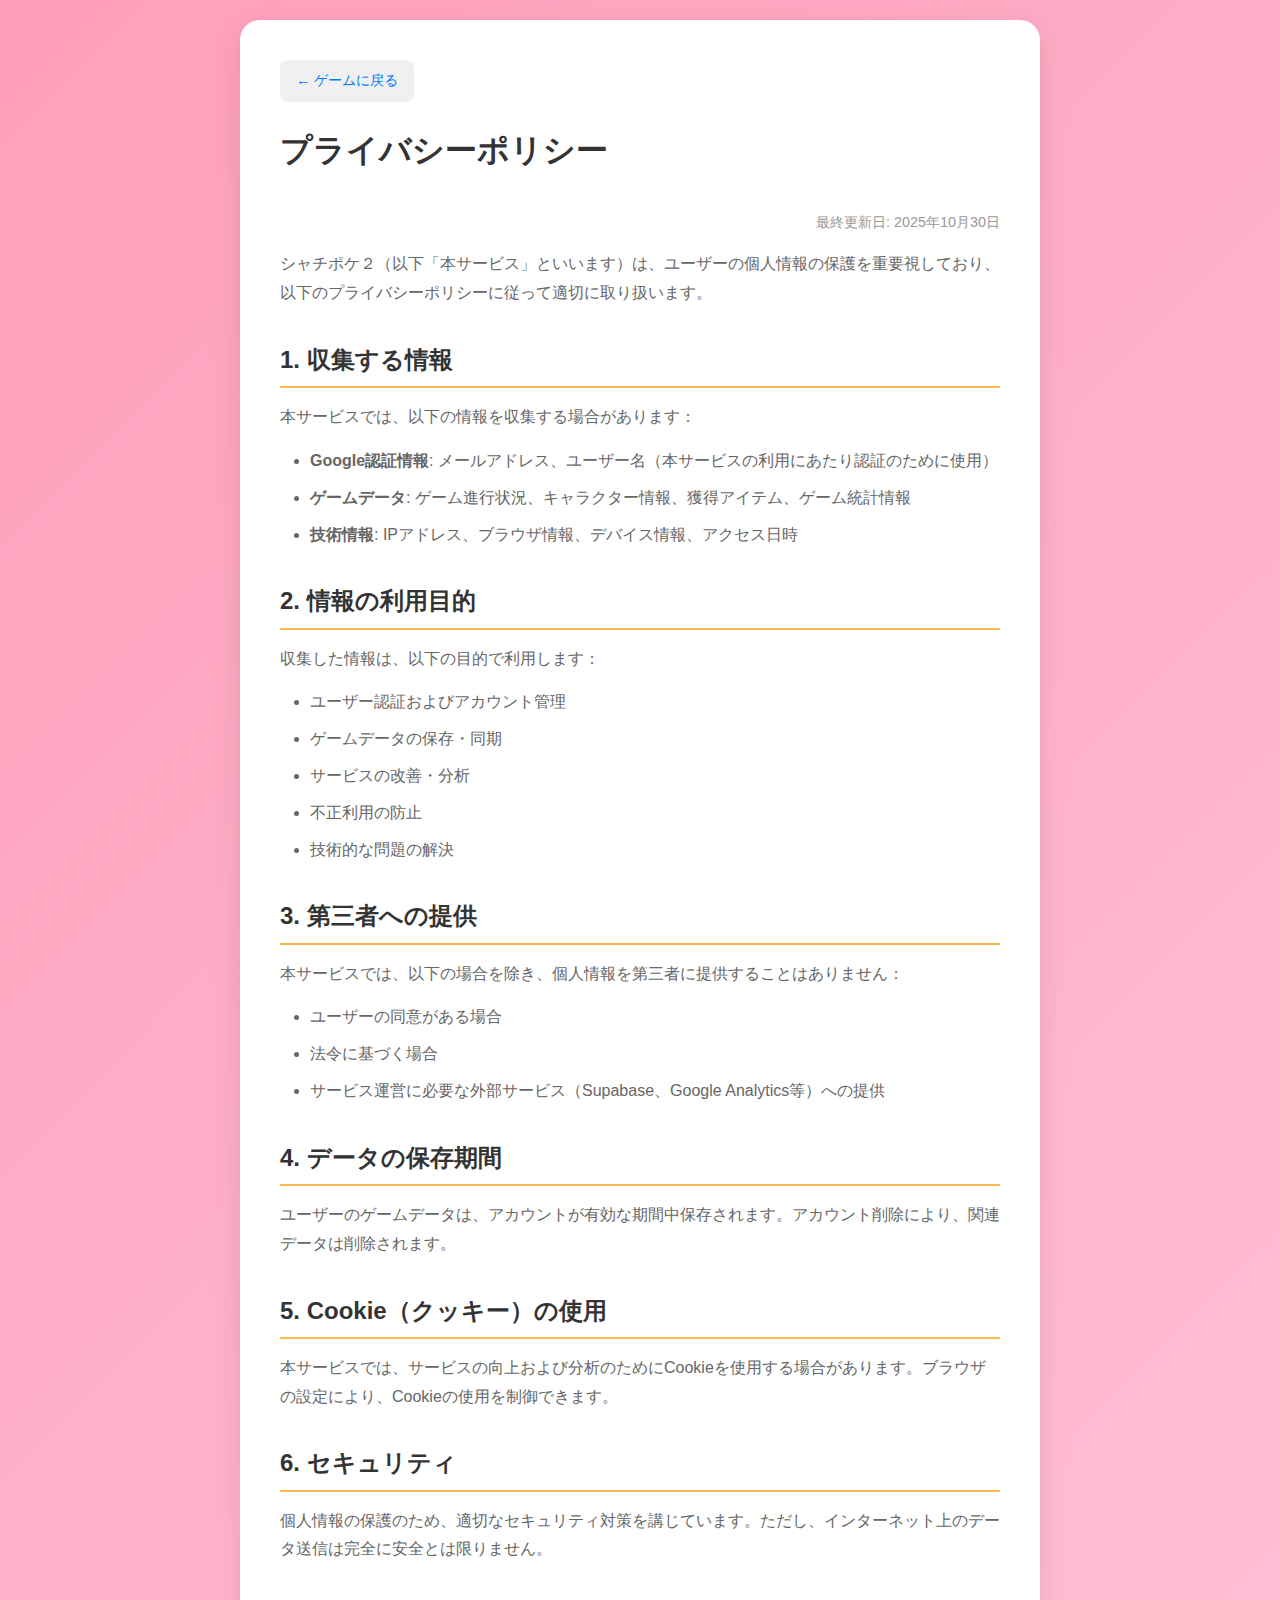
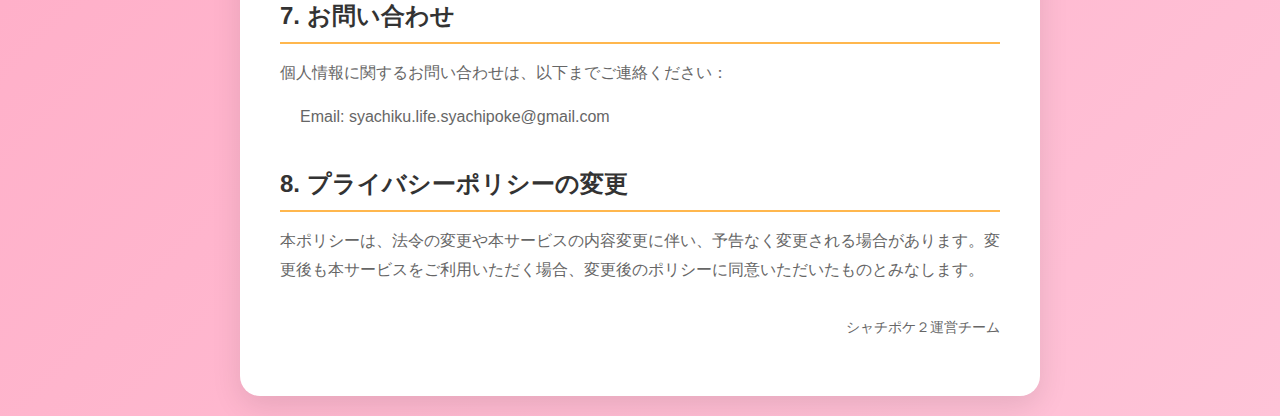
<file: privacy-policy.html>
<!DOCTYPE html>
<html lang="ja">
<head>
    <meta charset="UTF-8">
    <meta name="viewport" content="width=device-width, initial-scale=1.0">
    <title>プライバシーポリシー - シャチポケ２</title>
    <style>
        * {
            margin: 0;
            padding: 0;
            box-sizing: border-box;
        }

        body {
            font-family: 'Arial', sans-serif;
            background: linear-gradient(135deg, #ff9ebb 0%, #ffc3d8 100%);
            min-height: 100vh;
            padding: 20px;
            line-height: 1.8;
        }

        .container {
            max-width: 800px;
            margin: 0 auto;
            background: white;
            border-radius: 20px;
            padding: 40px;
            box-shadow: 0 10px 30px rgba(0,0,0,0.1);
        }

        h1 {
            color: #333;
            margin-bottom: 10px;
            font-size: 2rem;
        }

        .back-link {
            display: inline-block;
            margin-bottom: 20px;
            color: #007bff;
            text-decoration: none;
            font-size: 0.9rem;
            padding: 8px 16px;
            background: #f0f0f0;
            border-radius: 8px;
            transition: background 0.3s;
        }

        .back-link:hover {
            background: #e0e0e0;
        }

        h2 {
            color: #333;
            margin: 30px 0 15px 0;
            font-size: 1.5rem;
            border-bottom: 2px solid #FFB74D;
            padding-bottom: 5px;
        }

        h3 {
            color: #555;
            margin: 20px 0 10px 0;
            font-size: 1.2rem;
        }

        p {
            margin: 15px 0;
            color: #666;
        }

        ul, ol {
            margin: 15px 0 15px 30px;
            color: #666;
        }

        li {
            margin: 8px 0;
        }

        .last-updated {
            text-align: right;
            color: #999;
            font-size: 0.9rem;
            margin-top: 30px;
        }

        @media (max-width: 768px) {
            .container {
                padding: 20px;
            }

            h1 {
                font-size: 1.5rem;
            }
        }
    </style>
</head>
<body>
    <div class="container">
        <a href="working-game.html" class="back-link">← ゲームに戻る</a>
        
        <h1>プライバシーポリシー</h1>
        
        <div class="last-updated">最終更新日: 2025年10月30日</div>

        <p>シャチポケ２（以下「本サービス」といいます）は、ユーザーの個人情報の保護を重要視しており、以下のプライバシーポリシーに従って適切に取り扱います。</p>

        <h2>1. 収集する情報</h2>
        <p>本サービスでは、以下の情報を収集する場合があります：</p>
        <ul>
            <li><strong>Google認証情報</strong>: メールアドレス、ユーザー名（本サービスの利用にあたり認証のために使用）</li>
            <li><strong>ゲームデータ</strong>: ゲーム進行状況、キャラクター情報、獲得アイテム、ゲーム統計情報</li>
            <li><strong>技術情報</strong>: IPアドレス、ブラウザ情報、デバイス情報、アクセス日時</li>
        </ul>

        <h2>2. 情報の利用目的</h2>
        <p>収集した情報は、以下の目的で利用します：</p>
        <ul>
            <li>ユーザー認証およびアカウント管理</li>
            <li>ゲームデータの保存・同期</li>
            <li>サービスの改善・分析</li>
            <li>不正利用の防止</li>
            <li>技術的な問題の解決</li>
        </ul>

        <h2>3. 第三者への提供</h2>
        <p>本サービスでは、以下の場合を除き、個人情報を第三者に提供することはありません：</p>
        <ul>
            <li>ユーザーの同意がある場合</li>
            <li>法令に基づく場合</li>
            <li>サービス運営に必要な外部サービス（Supabase、Google Analytics等）への提供</li>
        </ul>

        <h2>4. データの保存期間</h2>
        <p>ユーザーのゲームデータは、アカウントが有効な期間中保存されます。アカウント削除により、関連データは削除されます。</p>

        <h2>5. Cookie（クッキー）の使用</h2>
        <p>本サービスでは、サービスの向上および分析のためにCookieを使用する場合があります。ブラウザの設定により、Cookieの使用を制御できます。</p>

        <h2>6. セキュリティ</h2>
        <p>個人情報の保護のため、適切なセキュリティ対策を講じています。ただし、インターネット上のデータ送信は完全に安全とは限りません。</p>

        <h2>7. お問い合わせ</h2>
        <p>個人情報に関するお問い合わせは、以下までご連絡ください：</p>
        <p style="margin-left: 20px;">
            Email: syachiku.life.syachipoke@gmail.com
        </p>

        <h2>8. プライバシーポリシーの変更</h2>
        <p>本ポリシーは、法令の変更や本サービスの内容変更に伴い、予告なく変更される場合があります。変更後も本サービスをご利用いただく場合、変更後のポリシーに同意いただいたものとみなします。</p>

        <div class="last-updated">
            <p>シャチポケ２運営チーム</p>
        </div>
    </div>
</body>
</html>
</file>
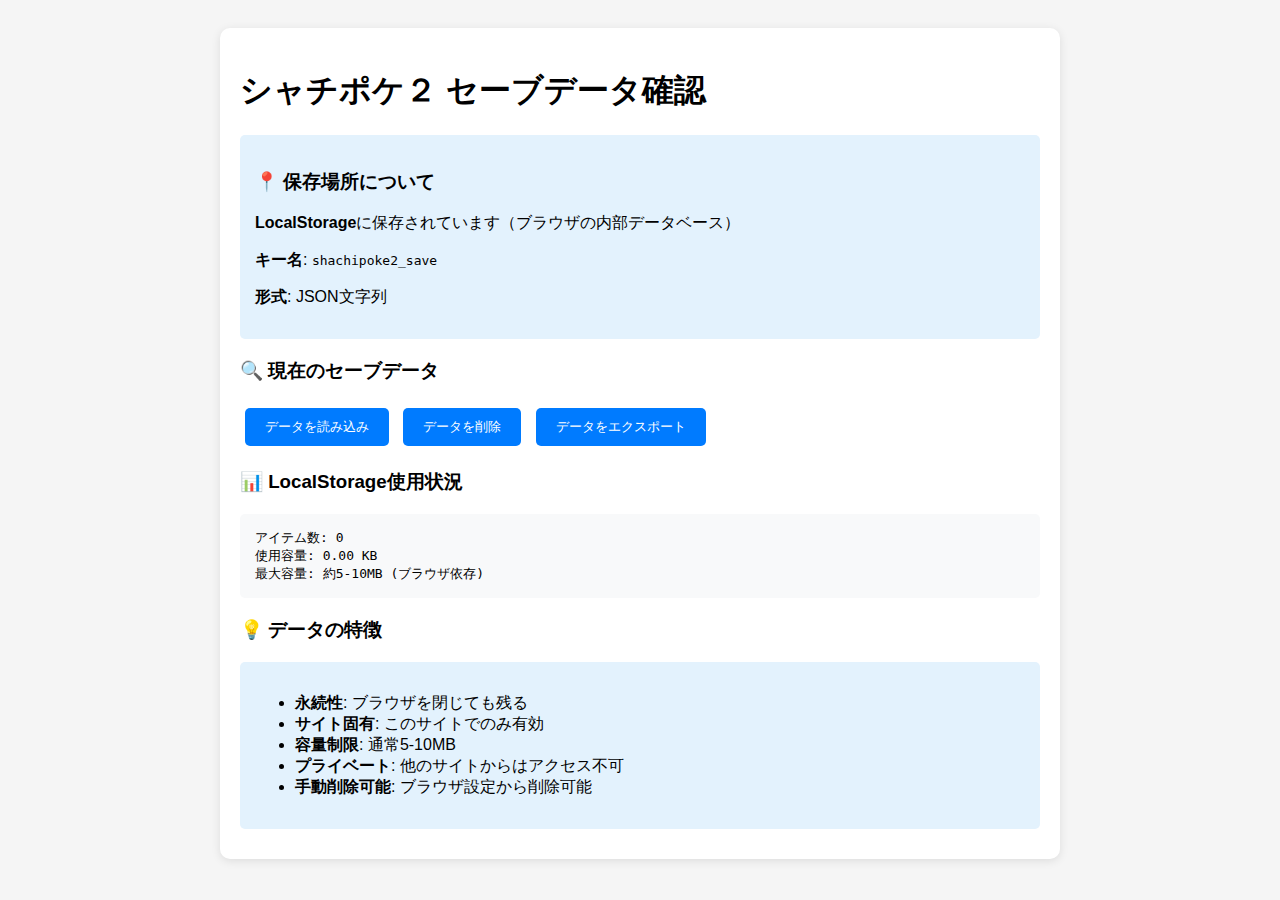
<file: save-data-checker.html>
<!DOCTYPE html>
<html lang="ja">
<head>
    <meta charset="UTF-8">
    <meta name="viewport" content="width=device-width, initial-scale=1.0">
    <title>セーブデータ確認</title>
    <style>
        body {
            font-family: Arial, sans-serif;
            padding: 20px;
            background: #f5f5f5;
        }
        .container {
            max-width: 800px;
            margin: 0 auto;
            background: white;
            padding: 20px;
            border-radius: 10px;
            box-shadow: 0 2px 10px rgba(0,0,0,0.1);
        }
        .data-display {
            background: #f8f9fa;
            padding: 15px;
            border-radius: 5px;
            margin: 10px 0;
            font-family: monospace;
            white-space: pre-wrap;
            word-break: break-all;
        }
        button {
            background: #007bff;
            color: white;
            border: none;
            padding: 10px 20px;
            border-radius: 5px;
            cursor: pointer;
            margin: 5px;
        }
        button:hover {
            background: #0056b3;
        }
        .info {
            background: #e3f2fd;
            padding: 15px;
            border-radius: 5px;
            margin: 10px 0;
        }
    </style>
</head>
<body>
    <div class="container">
        <h1>シャチポケ２ セーブデータ確認</h1>
        
        <div class="info">
            <h3>📍 保存場所について</h3>
            <p><strong>LocalStorage</strong>に保存されています（ブラウザの内部データベース）</p>
            <p><strong>キー名</strong>: <code>shachipoke2_save</code></p>
            <p><strong>形式</strong>: JSON文字列</p>
        </div>

        <h3>🔍 現在のセーブデータ</h3>
        <button onclick="loadSaveData()">データを読み込み</button>
        <button onclick="clearSaveData()">データを削除</button>
        <button onclick="exportSaveData()">データをエクスポート</button>
        
        <div id="data-display" class="data-display" style="display: none;">
            データを読み込んでください
        </div>

        <h3>📊 LocalStorage使用状況</h3>
        <div id="storage-info" class="data-display">
            読み込み中...
        </div>

        <h3>💡 データの特徴</h3>
        <div class="info">
            <ul>
                <li><strong>永続性</strong>: ブラウザを閉じても残る</li>
                <li><strong>サイト固有</strong>: このサイトでのみ有効</li>
                <li><strong>容量制限</strong>: 通常5-10MB</li>
                <li><strong>プライベート</strong>: 他のサイトからはアクセス不可</li>
                <li><strong>手動削除可能</strong>: ブラウザ設定から削除可能</li>
            </ul>
        </div>
    </div>

    <script>
        function loadSaveData() {
            const saveData = localStorage.getItem('shachipoke2_save');
            const display = document.getElementById('data-display');
            
            if (saveData) {
                try {
                    const parsed = JSON.parse(saveData);
                    display.textContent = JSON.stringify(parsed, null, 2);
                    display.style.display = 'block';
                } catch (error) {
                    display.textContent = 'データの解析に失敗しました: ' + error.message;
                    display.style.display = 'block';
                }
            } else {
                display.textContent = 'セーブデータが見つかりません';
                display.style.display = 'block';
            }
        }

        function clearSaveData() {
            if (confirm('セーブデータを削除しますか？')) {
                localStorage.removeItem('shachipoke2_save');
                document.getElementById('data-display').style.display = 'none';
                alert('セーブデータを削除しました');
                updateStorageInfo();
            }
        }

        function exportSaveData() {
            const saveData = localStorage.getItem('shachipoke2_save');
            if (saveData) {
                const blob = new Blob([saveData], { type: 'application/json' });
                const url = URL.createObjectURL(blob);
                const a = document.createElement('a');
                a.href = url;
                a.download = 'shachipoke2_save.json';
                a.click();
                URL.revokeObjectURL(url);
            } else {
                alert('セーブデータが見つかりません');
            }
        }

        function updateStorageInfo() {
            const info = document.getElementById('storage-info');
            let totalSize = 0;
            let itemCount = 0;
            
            for (let i = 0; i < localStorage.length; i++) {
                const key = localStorage.key(i);
                const value = localStorage.getItem(key);
                totalSize += key.length + value.length;
                itemCount++;
            }
            
            info.textContent = `アイテム数: ${itemCount}\n使用容量: ${(totalSize / 1024).toFixed(2)} KB\n最大容量: 約5-10MB (ブラウザ依存)`;
        }

        // ページ読み込み時に情報を更新
        updateStorageInfo();
    </script>
</body>
</html>
</file>
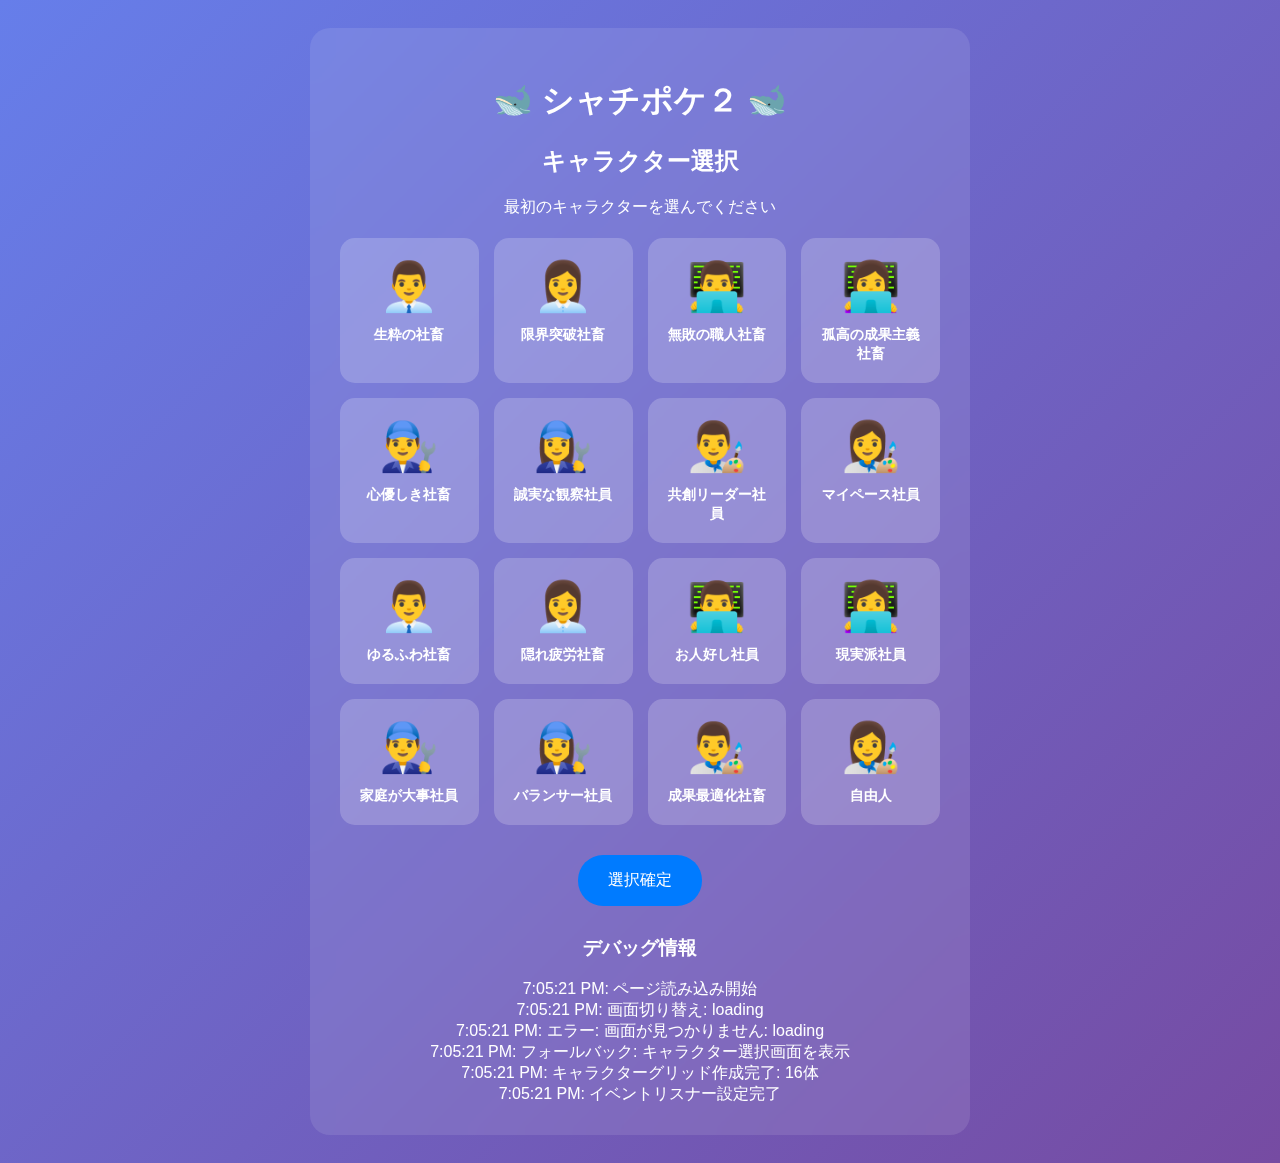
<file: simple.html>
<!DOCTYPE html>
<html lang="ja">
<head>
    <meta charset="UTF-8">
    <meta name="viewport" content="width=device-width, initial-scale=1.0">
    <title>シャチポケ２ - シンプル版</title>
    <style>
        body {
            font-family: Arial, sans-serif;
            padding: 20px;
            background: linear-gradient(135deg, #667eea 0%, #764ba2 100%);
            color: white;
            text-align: center;
        }
        .container {
            max-width: 600px;
            margin: 0 auto;
            background: rgba(255,255,255,0.1);
            padding: 30px;
            border-radius: 20px;
            backdrop-filter: blur(10px);
        }
        button {
            background: #007bff;
            color: white;
            border: none;
            padding: 15px 30px;
            border-radius: 25px;
            cursor: pointer;
            font-size: 16px;
            margin: 10px;
            transition: all 0.3s ease;
        }
        button:hover {
            background: #0056b3;
            transform: translateY(-2px);
        }
        .character-grid {
            display: grid;
            grid-template-columns: repeat(4, 1fr);
            gap: 15px;
            margin: 20px 0;
        }
        .character-card {
            background: rgba(255,255,255,0.2);
            padding: 20px;
            border-radius: 15px;
            cursor: pointer;
            transition: all 0.3s ease;
        }
        .character-card:hover {
            background: rgba(255,255,255,0.3);
            transform: translateY(-5px);
        }
        .character-card.selected {
            background: rgba(0,123,255,0.5);
        }
        .character-icon {
            font-size: 3rem;
            margin-bottom: 10px;
        }
        .character-name {
            font-size: 0.9rem;
            font-weight: bold;
        }
        .hidden {
            display: none;
        }
        .status {
            margin: 20px 0;
            padding: 15px;
            background: rgba(255,255,255,0.1);
            border-radius: 10px;
        }
    </style>
</head>
<body>
    <div class="container">
        <h1>🐋 シャチポケ２ 🐋</h1>
        
        <div id="loading-screen">
            <h2>読み込み中...</h2>
            <div id="loading-status">ゲームを初期化しています...</div>
        </div>
        
        <div id="character-selection" class="hidden">
            <h2>キャラクター選択</h2>
            <p>最初のキャラクターを選んでください</p>
            <div class="character-grid" id="character-grid">
                <!-- キャラクターがここに表示されます -->
            </div>
            <button id="confirm-btn" disabled>選択確定</button>
        </div>
        
        <div id="main-game" class="hidden">
            <h2>メインゲーム</h2>
            <div class="status">
                <p>選択されたキャラクター: <span id="selected-character">-</span></p>
                <p>シャチ: <span id="currency">0</span></p>
            </div>
            <button onclick="showCharacterSelection()">キャラクター選択に戻る</button>
        </div>
        
        <div id="debug-info">
            <h3>デバッグ情報</h3>
            <div id="debug-log"></div>
        </div>
    </div>

    <script>
        // デバッグ用ログ関数
        function debugLog(message) {
            console.log(message);
            const debugLog = document.getElementById('debug-log');
            debugLog.innerHTML += '<div>' + new Date().toLocaleTimeString() + ': ' + message + '</div>';
        }

        // キャラクターデータ（簡略版）
        const characters = [
            { id: 'ikisui', name: '生粋の社畜', icon: '👨‍💼' },
            { id: 'genkai', name: '限界突破社畜', icon: '👩‍💼' },
            { id: 'muhai', name: '無敗の職人社畜', icon: '👨‍💻' },
            { id: 'kokou', name: '孤高の成果主義社畜', icon: '👩‍💻' },
            { id: 'kokoro', name: '心優しき社畜', icon: '👨‍🔧' },
            { id: 'seijitsu', name: '誠実な観察社員', icon: '👩‍🔧' },
            { id: 'kyousou', name: '共創リーダー社員', icon: '👨‍🎨' },
            { id: 'mypace', name: 'マイペース社員', icon: '👩‍🎨' },
            { id: 'yurufuwa', name: 'ゆるふわ社畜', icon: '👨‍💼' },
            { id: 'kakure', name: '隠れ疲労社畜', icon: '👩‍💼' },
            { id: 'ohitoyoshi', name: 'お人好し社員', icon: '👨‍💻' },
            { id: 'genjitsu', name: '現実派社員', icon: '👩‍💻' },
            { id: 'katei', name: '家庭が大事社員', icon: '👨‍🔧' },
            { id: 'balancer', name: 'バランサー社員', icon: '👩‍🔧' },
            { id: 'seika', name: '成果最適化社畜', icon: '👨‍🎨' },
            { id: 'jiyujin', name: '自由人', icon: '👩‍🎨' }
        ];

        let selectedCharacter = null;

        // 初期化
        function init() {
            debugLog('ページ読み込み開始');
            
            try {
                // ローディング画面を表示
                showScreen('loading');
                
                // キャラクターグリッドを作成
                createCharacterGrid();
                
                // イベントリスナーを設定
                setupEventListeners();
                
                // 2秒後にキャラクター選択画面を表示
                setTimeout(() => {
                    debugLog('ローディング完了、キャラクター選択画面を表示');
                    showScreen('character-selection');
                }, 2000);
                
            } catch (error) {
                debugLog('初期化エラー: ' + error.message);
                document.getElementById('loading-status').textContent = 'エラー: ' + error.message;
            }
        }

        // キャラクターグリッドを作成
        function createCharacterGrid() {
            const grid = document.getElementById('character-grid');
            grid.innerHTML = '';
            
            characters.forEach(character => {
                const card = document.createElement('div');
                card.className = 'character-card';
                card.dataset.characterId = character.id;
                card.innerHTML = `
                    <div class="character-icon">${character.icon}</div>
                    <div class="character-name">${character.name}</div>
                `;
                
                card.addEventListener('click', () => selectCharacter(character.id));
                grid.appendChild(card);
            });
            
            debugLog('キャラクターグリッド作成完了: ' + characters.length + '体');
        }

        // イベントリスナーを設定
        function setupEventListeners() {
            document.getElementById('confirm-btn').addEventListener('click', confirmSelection);
            debugLog('イベントリスナー設定完了');
        }

        // キャラクター選択
        function selectCharacter(characterId) {
            debugLog('キャラクター選択: ' + characterId);
            
            // 前の選択を解除
            document.querySelectorAll('.character-card').forEach(card => {
                card.classList.remove('selected');
            });
            
            // 新しい選択を追加
            const selectedCard = document.querySelector(`[data-character-id="${characterId}"]`);
            if (selectedCard) {
                selectedCard.classList.add('selected');
                selectedCharacter = characterId;
                document.getElementById('confirm-btn').disabled = false;
                debugLog('キャラクター選択完了: ' + characterId);
            }
        }

        // 選択確定
        function confirmSelection() {
            if (!selectedCharacter) {
                debugLog('エラー: キャラクターが選択されていません');
                return;
            }
            
            debugLog('ゲーム開始: ' + selectedCharacter);
            
            // 選択されたキャラクター名を表示
            const character = characters.find(c => c.id === selectedCharacter);
            if (character) {
                document.getElementById('selected-character').textContent = character.name;
                debugLog('キャラクター情報更新: ' + character.name);
            }
            
            // メインゲーム画面を表示
            debugLog('メインゲーム画面に切り替え中...');
            showScreen('main-game');
        }

        // 画面表示切り替え
        function showScreen(screenName) {
            debugLog('画面切り替え: ' + screenName);
            
            // すべての画面を非表示
            const allScreens = [
                'loading-screen',
                'character-selection', 
                'main-game'
            ];
            
            allScreens.forEach(screenId => {
                const screen = document.getElementById(screenId);
                if (screen) {
                    screen.classList.add('hidden');
                }
            });
            
            // 指定された画面を表示
            const targetScreen = document.getElementById(screenName);
            if (targetScreen) {
                targetScreen.classList.remove('hidden');
                debugLog('画面表示完了: ' + screenName);
            } else {
                debugLog('エラー: 画面が見つかりません: ' + screenName);
                // フォールバック: キャラクター選択画面を表示
                const fallbackScreen = document.getElementById('character-selection');
                if (fallbackScreen) {
                    fallbackScreen.classList.remove('hidden');
                    debugLog('フォールバック: キャラクター選択画面を表示');
                }
            }
        }

        // キャラクター選択に戻る
        function showCharacterSelection() {
            showScreen('character-selection');
        }

        // ページ読み込み時に初期化
        document.addEventListener('DOMContentLoaded', init);
        
        // エラーハンドリング
        window.addEventListener('error', function(e) {
            debugLog('JavaScriptエラー: ' + e.error.message);
        });
    </script>
</body>
</html>
</file>
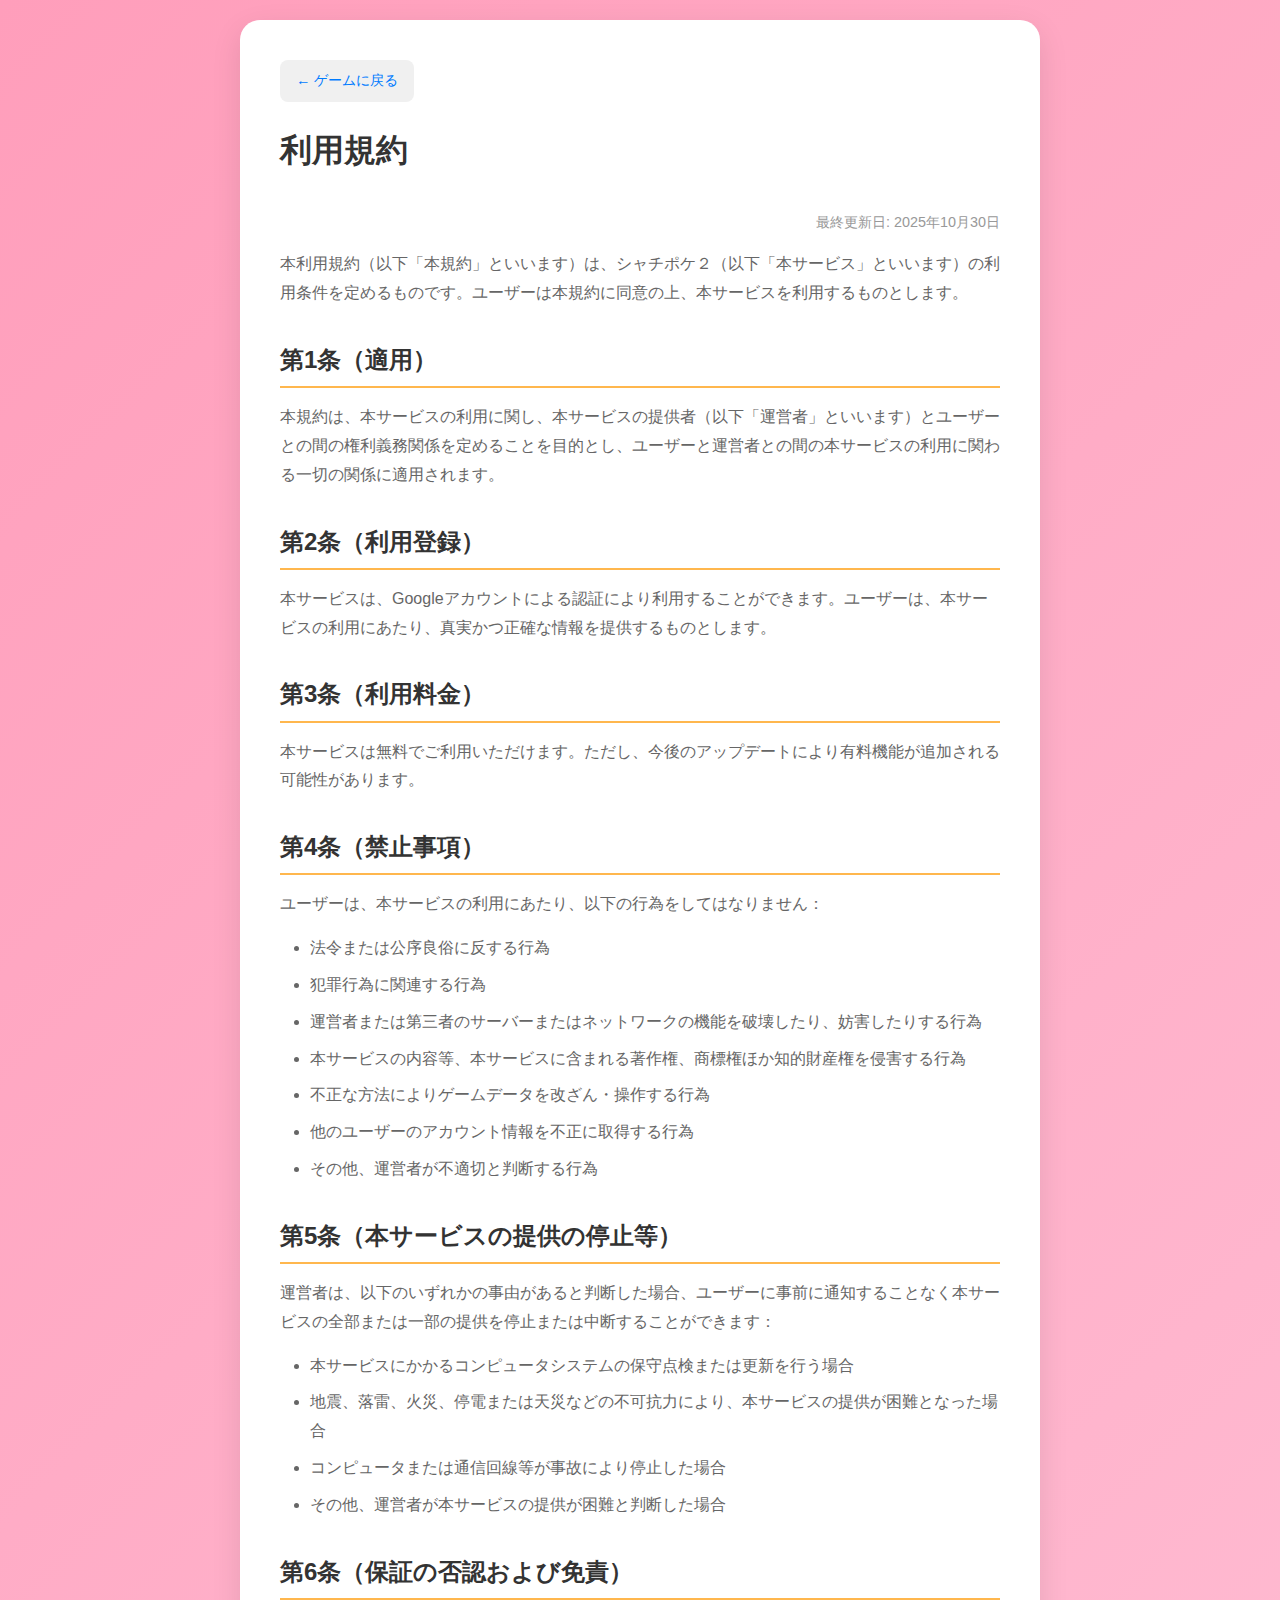
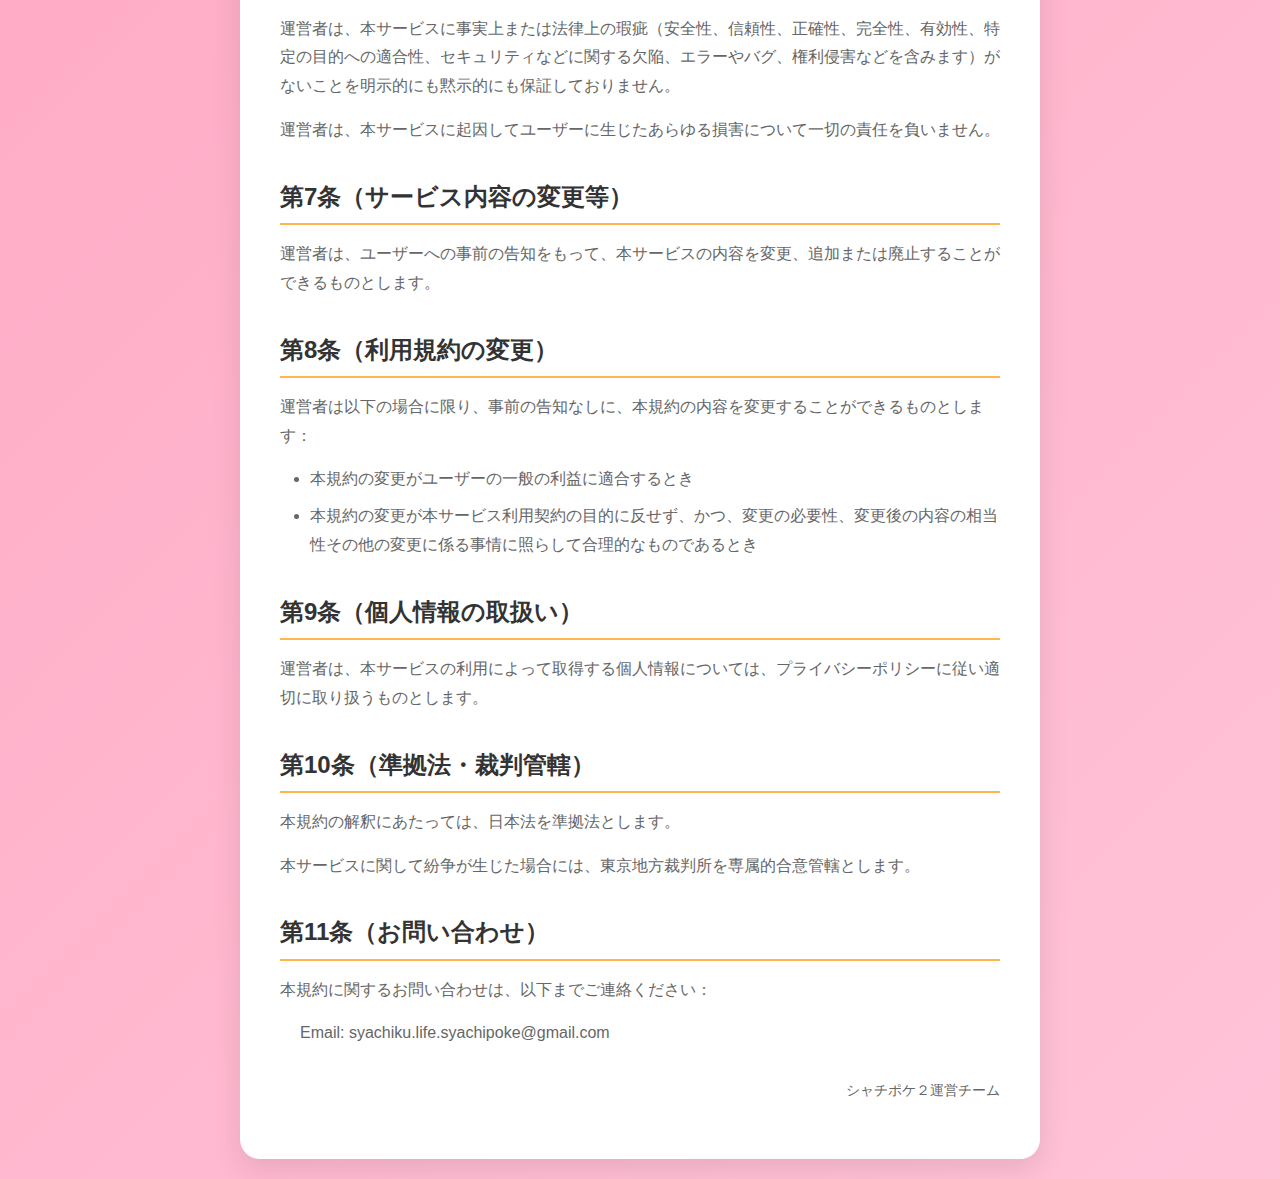
<file: terms-of-service.html>
<!DOCTYPE html>
<html lang="ja">
<head>
    <meta charset="UTF-8">
    <meta name="viewport" content="width=device-width, initial-scale=1.0">
    <title>利用規約 - シャチポケ２</title>
    <style>
        * {
            margin: 0;
            padding: 0;
            box-sizing: border-box;
        }

        body {
            font-family: 'Arial', sans-serif;
            background: linear-gradient(135deg, #ff9ebb 0%, #ffc3d8 100%);
            min-height: 100vh;
            padding: 20px;
            line-height: 1.8;
        }

        .container {
            max-width: 800px;
            margin: 0 auto;
            background: white;
            border-radius: 20px;
            padding: 40px;
            box-shadow: 0 10px 30px rgba(0,0,0,0.1);
        }

        h1 {
            color: #333;
            margin-bottom: 10px;
            font-size: 2rem;
        }

        .back-link {
            display: inline-block;
            margin-bottom: 20px;
            color: #007bff;
            text-decoration: none;
            font-size: 0.9rem;
            padding: 8px 16px;
            background: #f0f0f0;
            border-radius: 8px;
            transition: background 0.3s;
        }

        .back-link:hover {
            background: #e0e0e0;
        }

        h2 {
            color: #333;
            margin: 30px 0 15px 0;
            font-size: 1.5rem;
            border-bottom: 2px solid #FFB74D;
            padding-bottom: 5px;
        }

        h3 {
            color: #555;
            margin: 20px 0 10px 0;
            font-size: 1.2rem;
        }

        p {
            margin: 15px 0;
            color: #666;
        }

        ul, ol {
            margin: 15px 0 15px 30px;
            color: #666;
        }

        li {
            margin: 8px 0;
        }

        .last-updated {
            text-align: right;
            color: #999;
            font-size: 0.9rem;
            margin-top: 30px;
        }

        @media (max-width: 768px) {
            .container {
                padding: 20px;
            }

            h1 {
                font-size: 1.5rem;
            }
        }
    </style>
</head>
<body>
    <div class="container">
        <a href="working-game.html" class="back-link">← ゲームに戻る</a>
        
        <h1>利用規約</h1>
        
        <div class="last-updated">最終更新日: 2025年10月30日</div>

        <p>本利用規約（以下「本規約」といいます）は、シャチポケ２（以下「本サービス」といいます）の利用条件を定めるものです。ユーザーは本規約に同意の上、本サービスを利用するものとします。</p>

        <h2>第1条（適用）</h2>
        <p>本規約は、本サービスの利用に関し、本サービスの提供者（以下「運営者」といいます）とユーザーとの間の権利義務関係を定めることを目的とし、ユーザーと運営者との間の本サービスの利用に関わる一切の関係に適用されます。</p>

        <h2>第2条（利用登録）</h2>
        <p>本サービスは、Googleアカウントによる認証により利用することができます。ユーザーは、本サービスの利用にあたり、真実かつ正確な情報を提供するものとします。</p>

        <h2>第3条（利用料金）</h2>
        <p>本サービスは無料でご利用いただけます。ただし、今後のアップデートにより有料機能が追加される可能性があります。</p>

        <h2>第4条（禁止事項）</h2>
        <p>ユーザーは、本サービスの利用にあたり、以下の行為をしてはなりません：</p>
        <ul>
            <li>法令または公序良俗に反する行為</li>
            <li>犯罪行為に関連する行為</li>
            <li>運営者または第三者のサーバーまたはネットワークの機能を破壊したり、妨害したりする行為</li>
            <li>本サービスの内容等、本サービスに含まれる著作権、商標権ほか知的財産権を侵害する行為</li>
            <li>不正な方法によりゲームデータを改ざん・操作する行為</li>
            <li>他のユーザーのアカウント情報を不正に取得する行為</li>
            <li>その他、運営者が不適切と判断する行為</li>
        </ul>

        <h2>第5条（本サービスの提供の停止等）</h2>
        <p>運営者は、以下のいずれかの事由があると判断した場合、ユーザーに事前に通知することなく本サービスの全部または一部の提供を停止または中断することができます：</p>
        <ul>
            <li>本サービスにかかるコンピュータシステムの保守点検または更新を行う場合</li>
            <li>地震、落雷、火災、停電または天災などの不可抗力により、本サービスの提供が困難となった場合</li>
            <li>コンピュータまたは通信回線等が事故により停止した場合</li>
            <li>その他、運営者が本サービスの提供が困難と判断した場合</li>
        </ul>

        <h2>第6条（保証の否認および免責）</h2>
        <p>運営者は、本サービスに事実上または法律上の瑕疵（安全性、信頼性、正確性、完全性、有効性、特定の目的への適合性、セキュリティなどに関する欠陥、エラーやバグ、権利侵害などを含みます）がないことを明示的にも黙示的にも保証しておりません。</p>
        <p>運営者は、本サービスに起因してユーザーに生じたあらゆる損害について一切の責任を負いません。</p>

        <h2>第7条（サービス内容の変更等）</h2>
        <p>運営者は、ユーザーへの事前の告知をもって、本サービスの内容を変更、追加または廃止することができるものとします。</p>

        <h2>第8条（利用規約の変更）</h2>
        <p>運営者は以下の場合に限り、事前の告知なしに、本規約の内容を変更することができるものとします：</p>
        <ul>
            <li>本規約の変更がユーザーの一般の利益に適合するとき</li>
            <li>本規約の変更が本サービス利用契約の目的に反せず、かつ、変更の必要性、変更後の内容の相当性その他の変更に係る事情に照らして合理的なものであるとき</li>
        </ul>

        <h2>第9条（個人情報の取扱い）</h2>
        <p>運営者は、本サービスの利用によって取得する個人情報については、プライバシーポリシーに従い適切に取り扱うものとします。</p>

        <h2>第10条（準拠法・裁判管轄）</h2>
        <p>本規約の解釈にあたっては、日本法を準拠法とします。</p>
        <p>本サービスに関して紛争が生じた場合には、東京地方裁判所を専属的合意管轄とします。</p>

        <h2>第11条（お問い合わせ）</h2>
        <p>本規約に関するお問い合わせは、以下までご連絡ください：</p>
        <p style="margin-left: 20px;">
            Email: syachiku.life.syachipoke@gmail.com
        </p>

        <div class="last-updated">
            <p>シャチポケ２運営チーム</p>
        </div>
    </div>
</body>
</html>
</file>
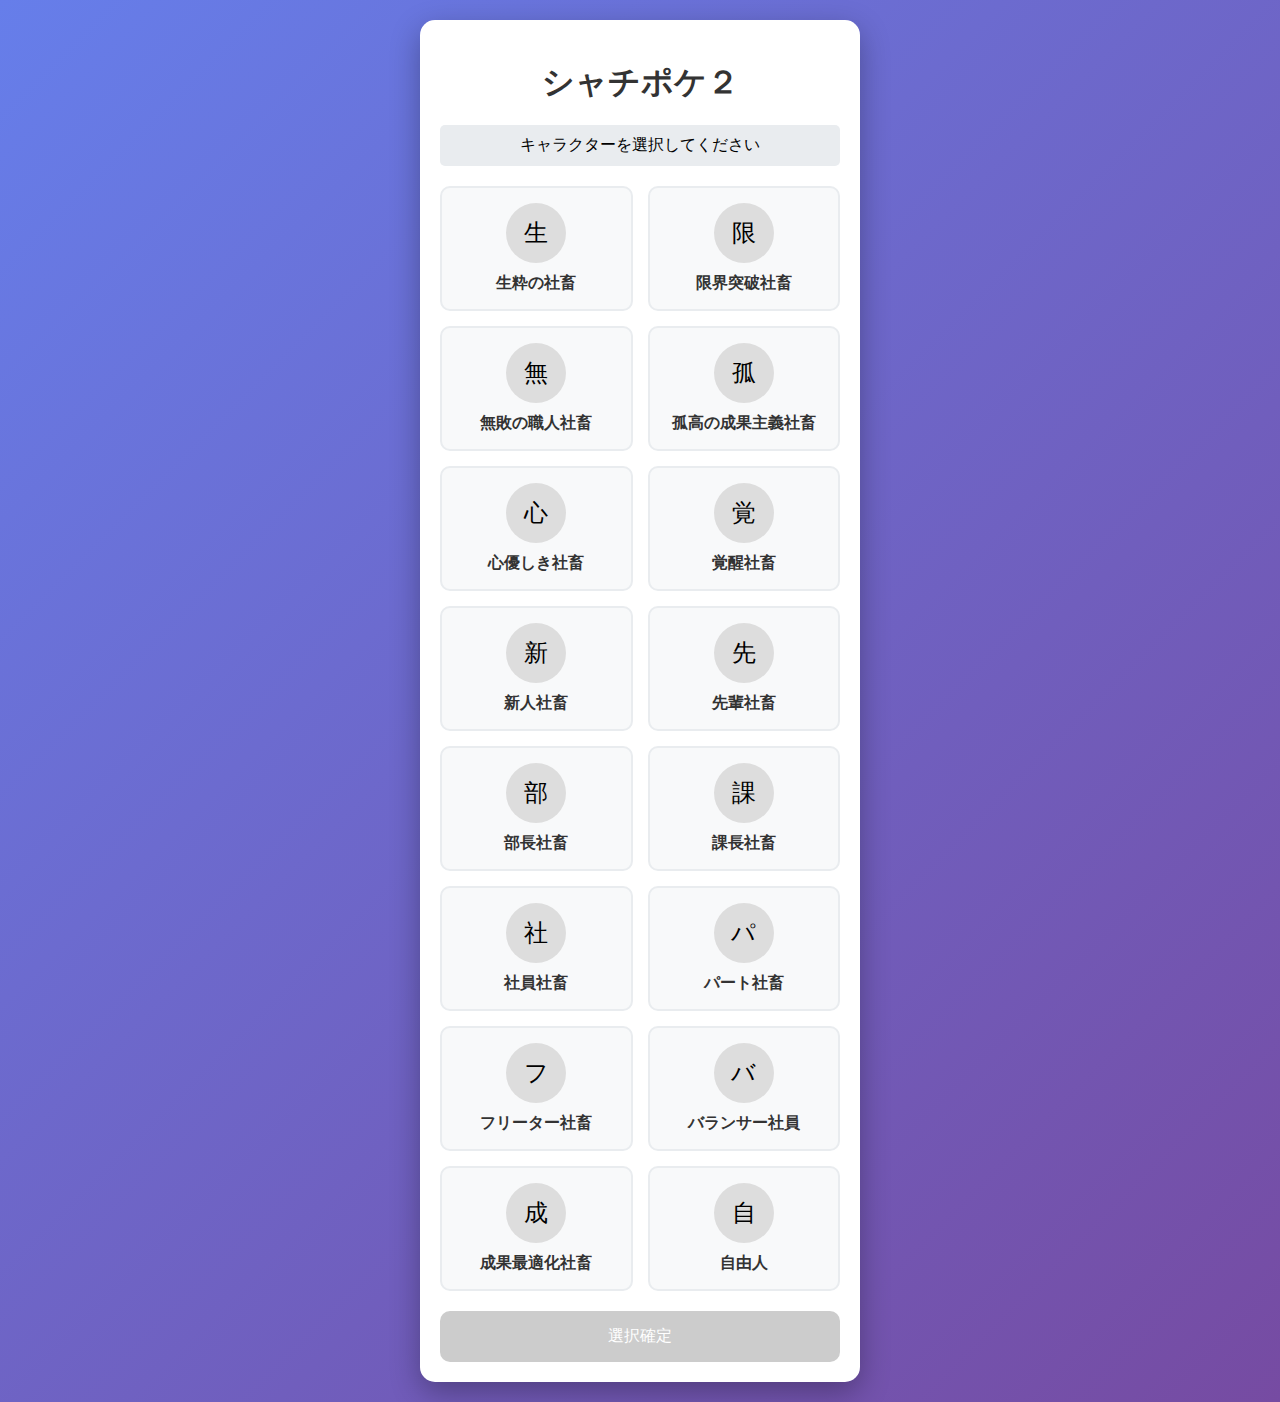
<file: test-simple.html>
<!DOCTYPE html>
<html lang="ja">
<head>
    <meta charset="UTF-8">
    <meta name="viewport" content="width=device-width, initial-scale=1.0">
    <title>シャチポケ２ - テスト版</title>
    <style>
        body {
            font-family: Arial, sans-serif;
            background: linear-gradient(135deg, #667eea 0%, #764ba2 100%);
            margin: 0;
            padding: 20px;
            min-height: 100vh;
        }
        
        .container {
            max-width: 400px;
            margin: 0 auto;
            background: white;
            border-radius: 15px;
            padding: 20px;
            box-shadow: 0 10px 30px rgba(0,0,0,0.3);
        }
        
        h1 {
            text-align: center;
            color: #333;
            margin-bottom: 20px;
        }
        
        .character-grid {
            display: grid;
            grid-template-columns: repeat(2, 1fr);
            gap: 15px;
            margin-bottom: 20px;
        }
        
        .character-card {
            background: #f8f9fa;
            border: 2px solid #e9ecef;
            border-radius: 10px;
            padding: 15px;
            text-align: center;
            cursor: pointer;
            transition: all 0.3s ease;
        }
        
        .character-card:hover {
            border-color: #007bff;
            transform: translateY(-2px);
        }
        
        .character-card.selected {
            border-color: #007bff;
            background: #e3f2fd;
        }
        
        .character-icon {
            width: 60px;
            height: 60px;
            margin: 0 auto 10px;
            background: #ddd;
            border-radius: 50%;
            display: flex;
            align-items: center;
            justify-content: center;
            font-size: 24px;
        }
        
        .character-name {
            font-weight: bold;
            color: #333;
        }
        
        .btn {
            background: #007bff;
            color: white;
            border: none;
            padding: 15px 30px;
            border-radius: 10px;
            cursor: pointer;
            font-size: 16px;
            width: 100%;
            transition: all 0.3s ease;
        }
        
        .btn:hover {
            background: #0056b3;
        }
        
        .btn:disabled {
            background: #ccc;
            cursor: not-allowed;
        }
        
        .status {
            text-align: center;
            margin-bottom: 20px;
            padding: 10px;
            background: #e9ecef;
            border-radius: 5px;
        }
    </style>
</head>
<body>
    <div class="container">
        <h1>シャチポケ２</h1>
        
        <div class="status" id="status">
            キャラクターを選択してください
        </div>
        
        <div class="character-grid" id="character-grid">
            <!-- キャラクターがここに生成されます -->
        </div>
        
        <button class="btn" id="confirm-btn" disabled>選択確定</button>
    </div>

    <script>
        // キャラクターデータ
        const CHARACTERS = [
            { id: 'ikisui', name: '生粋の社畜', icon: '001.png' },
            { id: 'genkai', name: '限界突破社畜', icon: '002.png' },
            { id: 'muhai', name: '無敗の職人社畜', icon: '003.png' },
            { id: 'kokou', name: '孤高の成果主義社畜', icon: '004.png' },
            { id: 'kokoro', name: '心優しき社畜', icon: '005.png' },
            { id: 'kakusei', name: '覚醒社畜', icon: '006.png' },
            { id: 'shinjin', name: '新人社畜', icon: '007.png' },
            { id: 'senpai', name: '先輩社畜', icon: '008.png' },
            { id: 'bucho', name: '部長社畜', icon: '009.png' },
            { id: 'kacho', name: '課長社畜', icon: '010.png' },
            { id: 'shain', name: '社員社畜', icon: '011.png' },
            { id: 'part', name: 'パート社畜', icon: '012.png' },
            { id: 'freeter', name: 'フリーター社畜', icon: '013.png' },
            { id: 'balancer', name: 'バランサー社員', icon: '014.png' },
            { id: 'seika', name: '成果最適化社畜', icon: '015.png' },
            { id: 'jiyujin', name: '自由人', icon: '016.png' }
        ];
        
        let selectedCharacterId = null;
        
        // キャラクターグリッド作成
        function createCharacterGrid() {
            const grid = document.getElementById('character-grid');
            grid.innerHTML = '';
            
            CHARACTERS.forEach(character => {
                const card = document.createElement('div');
                card.className = 'character-card';
                card.dataset.characterId = character.id;
                card.innerHTML = `
                    <div class="character-icon">${character.name.charAt(0)}</div>
                    <div class="character-name">${character.name}</div>
                `;
                
                card.addEventListener('click', () => selectCharacter(character.id));
                grid.appendChild(card);
            });
        }
        
        // キャラクター選択
        function selectCharacter(characterId) {
            selectedCharacterId = characterId;
            
            // 前の選択を解除
            document.querySelectorAll('.character-card').forEach(card => {
                card.classList.remove('selected');
            });
            
            // 新しい選択を追加
            const selectedCard = document.querySelector(`[data-character-id="${characterId}"]`);
            if (selectedCard) {
                selectedCard.classList.add('selected');
            }
            
            // 確定ボタンを有効化
            document.getElementById('confirm-btn').disabled = false;
            
            // ステータス更新
            const character = CHARACTERS.find(c => c.id === characterId);
            document.getElementById('status').textContent = `選択中: ${character.name}`;
        }
        
        // 確定ボタン
        function confirmSelection() {
            if (!selectedCharacterId) return;
            
            const character = CHARACTERS.find(c => c.id === selectedCharacterId);
            document.getElementById('status').textContent = `ゲーム開始: ${character.name}`;
            document.getElementById('confirm-btn').textContent = 'ゲーム開始完了！';
            document.getElementById('confirm-btn').disabled = true;
            
            // 3秒後にメッセージ
            setTimeout(() => {
                alert(`${character.name}でゲームを開始しました！\n\n完全版は working-game.html をご利用ください。`);
            }, 1000);
        }
        
        // 初期化
        function init() {
            console.log('テスト版初期化開始');
            createCharacterGrid();
            document.getElementById('confirm-btn').addEventListener('click', confirmSelection);
            console.log('テスト版初期化完了');
        }
        
        // ページ読み込み時に初期化
        document.addEventListener('DOMContentLoaded', init);
    </script>
</body>
</html>
</file>
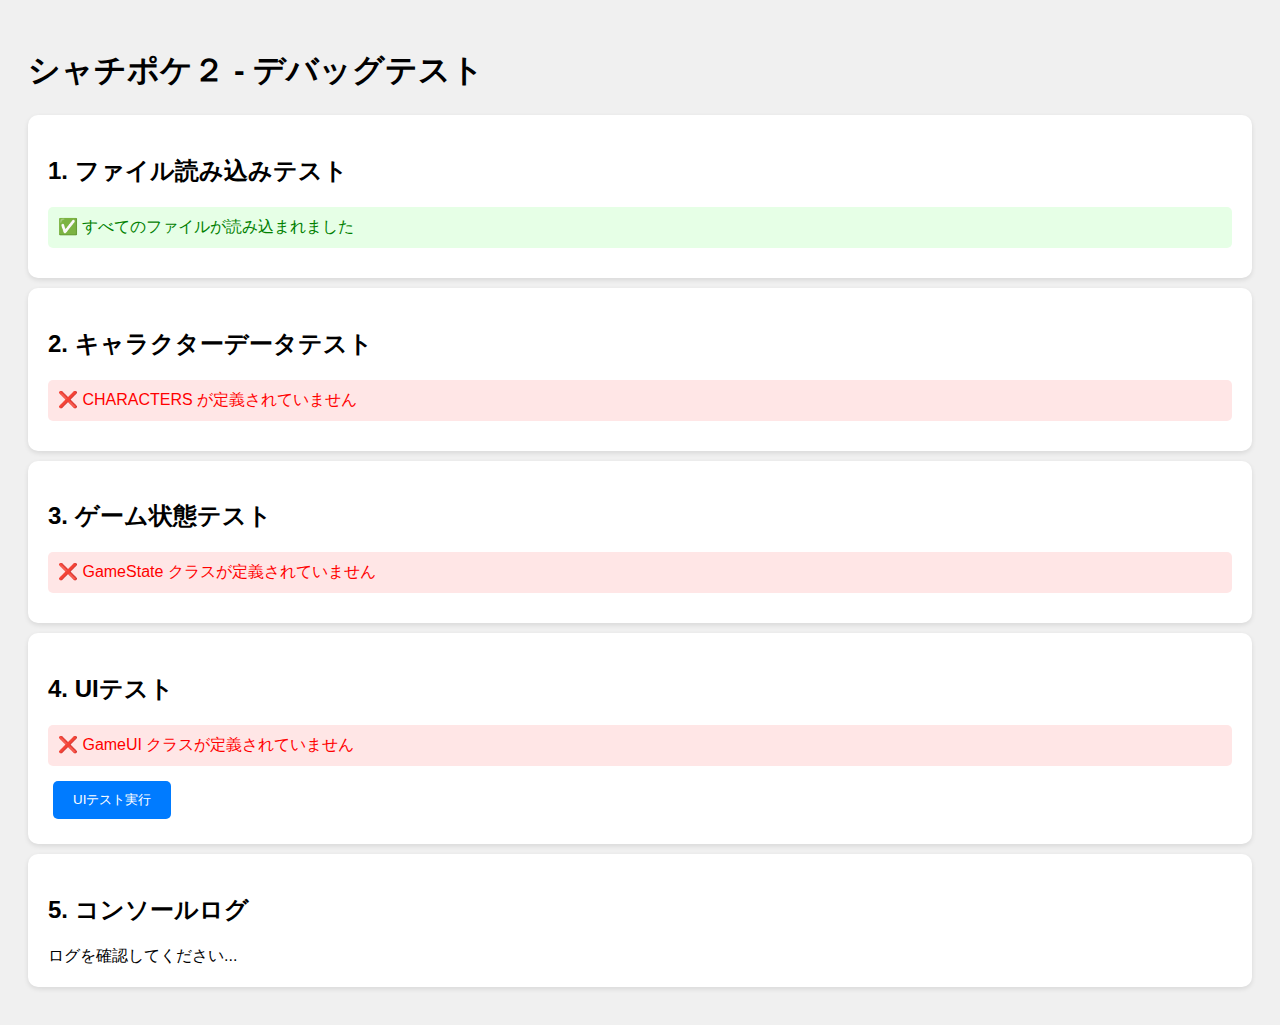
<file: test.html>
<!DOCTYPE html>
<html lang="ja">
<head>
    <meta charset="UTF-8">
    <meta name="viewport" content="width=device-width, initial-scale=1.0">
    <title>シャチポケ２ - テスト</title>
    <style>
        body {
            font-family: Arial, sans-serif;
            padding: 20px;
            background: #f0f0f0;
        }
        .test-section {
            background: white;
            padding: 20px;
            margin: 10px 0;
            border-radius: 10px;
            box-shadow: 0 2px 5px rgba(0,0,0,0.1);
        }
        .error {
            color: red;
            background: #ffe6e6;
            padding: 10px;
            border-radius: 5px;
            margin: 10px 0;
        }
        .success {
            color: green;
            background: #e6ffe6;
            padding: 10px;
            border-radius: 5px;
            margin: 10px 0;
        }
        button {
            background: #007bff;
            color: white;
            border: none;
            padding: 10px 20px;
            border-radius: 5px;
            cursor: pointer;
            margin: 5px;
        }
        button:hover {
            background: #0056b3;
        }
    </style>
</head>
<body>
    <h1>シャチポケ２ - デバッグテスト</h1>
    
    <div class="test-section">
        <h2>1. ファイル読み込みテスト</h2>
        <div id="file-test">テスト中...</div>
    </div>
    
    <div class="test-section">
        <h2>2. キャラクターデータテスト</h2>
        <div id="character-test">テスト中...</div>
    </div>
    
    <div class="test-section">
        <h2>3. ゲーム状態テスト</h2>
        <div id="game-state-test">テスト中...</div>
    </div>
    
    <div class="test-section">
        <h2>4. UIテスト</h2>
        <div id="ui-test">テスト中...</div>
        <button onclick="testUI()">UIテスト実行</button>
    </div>
    
    <div class="test-section">
        <h2>5. コンソールログ</h2>
        <div id="console-log">ログを確認してください...</div>
    </div>

    <script src="game-data.js"></script>
    <script src="game-state.js"></script>
    <script src="game-ui.js"></script>
    <script>
        console.log('=== シャチポケ２ デバッグテスト開始 ===');
        
        // 1. ファイル読み込みテスト
        function testFileLoading() {
            const fileTest = document.getElementById('file-test');
            fileTest.innerHTML = '<div class="success">✅ すべてのファイルが読み込まれました</div>';
        }
        
        // 2. キャラクターデータテスト
        function testCharacterData() {
            const characterTest = document.getElementById('character-test');
            try {
                if (typeof CHARACTERS !== 'undefined') {
                    characterTest.innerHTML = `<div class="success">✅ キャラクターデータ読み込み成功 (${CHARACTERS.length}体)</div>`;
                    console.log('Characters loaded:', CHARACTERS.length);
                } else {
                    characterTest.innerHTML = '<div class="error">❌ CHARACTERS が定義されていません</div>';
                }
            } catch (error) {
                characterTest.innerHTML = `<div class="error">❌ キャラクターデータエラー: ${error.message}</div>`;
            }
        }
        
        // 3. ゲーム状態テスト
        function testGameState() {
            const gameStateTest = document.getElementById('game-state-test');
            try {
                if (typeof GameState !== 'undefined') {
                    const gameState = new GameState();
                    gameStateTest.innerHTML = '<div class="success">✅ GameState クラスが正常に動作しています</div>';
                    console.log('GameState created successfully');
                } else {
                    gameStateTest.innerHTML = '<div class="error">❌ GameState クラスが定義されていません</div>';
                }
            } catch (error) {
                gameStateTest.innerHTML = `<div class="error">❌ GameState エラー: ${error.message}</div>`;
            }
        }
        
        // 4. UIテスト
        function testUI() {
            const uiTest = document.getElementById('ui-test');
            try {
                if (typeof GameUI !== 'undefined') {
                    uiTest.innerHTML = '<div class="success">✅ GameUI クラスが正常に動作しています</div>';
                    console.log('GameUI class available');
                } else {
                    uiTest.innerHTML = '<div class="error">❌ GameUI クラスが定義されていません</div>';
                }
            } catch (error) {
                uiTest.innerHTML = `<div class="error">❌ GameUI エラー: ${error.message}</div>`;
            }
        }
        
        // ページ読み込み時にテスト実行
        window.addEventListener('load', () => {
            console.log('Page loaded, running tests...');
            testFileLoading();
            testCharacterData();
            testGameState();
            testUI();
        });
        
        // エラーハンドリング
        window.addEventListener('error', (e) => {
            console.error('Global error:', e.error);
            const consoleLog = document.getElementById('console-log');
            consoleLog.innerHTML += `<div class="error">❌ エラー: ${e.error.message}</div>`;
        });
    </script>
</body>
</html>
</file>
<file: styles.css>
/* Reset and Base Styles */
* {
    margin: 0;
    padding: 0;
    box-sizing: border-box;
}

body {
    font-family: 'Noto Sans JP', sans-serif;
    background: linear-gradient(135deg, #667eea 0%, #764ba2 100%);
    min-height: 100vh;
    overflow-x: hidden;
}

#game-container {
    max-width: 480px;
    margin: 0 auto;
    min-height: 100vh;
    background: #f8f9fa;
    position: relative;
    box-shadow: 0 0 20px rgba(0,0,0,0.1);
}

/* Screen Management */
.screen {
    position: absolute;
    top: 0;
    left: 0;
    width: 100%;
    height: 100%;
    padding: 20px;
    overflow-y: auto;
    transition: opacity 0.3s ease;
}

.screen.hidden {
    opacity: 0;
    pointer-events: none;
}

/* Loading Screen */
#loading-screen {
    display: flex;
    align-items: center;
    justify-content: center;
    background: linear-gradient(135deg, #667eea 0%, #764ba2 100%);
    color: white;
}

.loading-content {
    text-align: center;
}

.loading-content h1 {
    font-size: 2.5rem;
    margin-bottom: 2rem;
    text-shadow: 2px 2px 4px rgba(0,0,0,0.3);
}

.loading-spinner {
    width: 50px;
    height: 50px;
    border: 4px solid rgba(255,255,255,0.3);
    border-top: 4px solid white;
    border-radius: 50%;
    animation: spin 1s linear infinite;
    margin: 0 auto 1rem;
}

@keyframes spin {
    0% { transform: rotate(0deg); }
    100% { transform: rotate(360deg); }
}

/* Screen Headers */
.screen-header {
    display: flex;
    align-items: center;
    justify-content: space-between;
    margin-bottom: 2rem;
    padding-bottom: 1rem;
    border-bottom: 2px solid #e9ecef;
}

.screen-header h1 {
    font-size: 1.8rem;
    color: #495057;
}

.back-btn {
    background: #6c757d;
    color: white;
    border: none;
    padding: 8px 16px;
    border-radius: 20px;
    cursor: pointer;
    font-size: 0.9rem;
    transition: background 0.3s ease;
}

.back-btn:hover {
    background: #5a6268;
}

/* Character Selection */
.character-grid {
    display: grid;
    grid-template-columns: repeat(4, 1fr);
    gap: 15px;
    margin-bottom: 2rem;
}

.character-card {
    background: white;
    border-radius: 15px;
    padding: 15px;
    text-align: center;
    cursor: pointer;
    transition: all 0.3s ease;
    border: 3px solid transparent;
    box-shadow: 0 4px 8px rgba(0,0,0,0.1);
}

.character-card:hover {
    transform: translateY(-5px);
    box-shadow: 0 8px 16px rgba(0,0,0,0.2);
}

.character-card.selected {
    border-color: #007bff;
    background: #e3f2fd;
}

.character-card .character-icon {
    width: 60px;
    height: 60px;
    background: #f8f9fa;
    border-radius: 50%;
    margin: 0 auto 10px;
    display: flex;
    align-items: center;
    justify-content: center;
    font-size: 2rem;
    border: 2px solid #dee2e6;
}

.character-card .character-name {
    font-size: 0.8rem;
    font-weight: 700;
    color: #495057;
    margin-bottom: 5px;
}

.character-card .character-level {
    font-size: 0.7rem;
    color: #6c757d;
}

.character-preview {
    background: white;
    border-radius: 15px;
    padding: 20px;
    margin-bottom: 2rem;
    box-shadow: 0 4px 8px rgba(0,0,0,0.1);
}

.preview-image {
    width: 100px;
    height: 100px;
    background: #f8f9fa;
    border-radius: 50%;
    margin: 0 auto 15px;
    display: flex;
    align-items: center;
    justify-content: center;
    font-size: 3rem;
    border: 3px solid #dee2e6;
}

.preview-info h3 {
    text-align: center;
    margin-bottom: 15px;
    color: #495057;
}

.preview-stats {
    display: grid;
    grid-template-columns: 1fr 1fr;
    gap: 10px;
}

.stat-item {
    display: flex;
    align-items: center;
    gap: 8px;
    font-size: 0.9rem;
}

.stat-icon {
    font-size: 1.2rem;
}

/* Main Game Screen */
.game-header {
    display: flex;
    justify-content: space-between;
    align-items: center;
    margin-bottom: 2rem;
    padding: 15px 20px;
    background: white;
    border-radius: 15px;
    box-shadow: 0 4px 8px rgba(0,0,0,0.1);
}

.game-header h1 {
    font-size: 1.5rem;
    color: #495057;
}

.currency-display {
    display: flex;
    align-items: center;
    gap: 8px;
    font-size: 1.2rem;
    font-weight: 700;
    color: #28a745;
}

.currency-icon {
    font-size: 1.5rem;
}

.character-display {
    background: white;
    border-radius: 20px;
    padding: 30px;
    text-align: center;
    margin-bottom: 2rem;
    box-shadow: 0 4px 8px rgba(0,0,0,0.1);
    position: relative;
    overflow: hidden;
}

.character-image {
    width: 120px;
    height: 120px;
    background: #f8f9fa;
    border-radius: 50%;
    margin: 0 auto 20px;
    display: flex;
    align-items: center;
    justify-content: center;
    font-size: 4rem;
    border: 4px solid #dee2e6;
    position: relative;
}

.character-sway {
    animation: sway 3s ease-in-out infinite;
}

@keyframes sway {
    0%, 100% { transform: translateX(0px); }
    50% { transform: translateX(5px); }
}

.character-info h2 {
    font-size: 1.5rem;
    color: #495057;
    margin-bottom: 10px;
}

.level-info {
    background: #e9ecef;
    padding: 5px 15px;
    border-radius: 20px;
    display: inline-block;
    font-size: 0.9rem;
    color: #6c757d;
}

.stats-display {
    background: white;
    border-radius: 15px;
    padding: 20px;
    margin-bottom: 2rem;
    box-shadow: 0 4px 8px rgba(0,0,0,0.1);
}

.stat-item {
    display: flex;
    align-items: center;
    margin-bottom: 15px;
    gap: 15px;
}

.stat-item:last-child {
    margin-bottom: 0;
}

.stat-icon {
    font-size: 1.5rem;
    width: 30px;
    text-align: center;
}

.stat-label {
    font-weight: 700;
    color: #495057;
    min-width: 80px;
}

.stat-bar {
    flex: 1;
    height: 20px;
    background: #e9ecef;
    border-radius: 10px;
    overflow: hidden;
    position: relative;
}

.stat-fill {
    height: 100%;
    background: linear-gradient(90deg, #28a745, #20c997);
    border-radius: 10px;
    transition: width 0.5s ease;
    position: relative;
}

.stat-fill::after {
    content: '';
    position: absolute;
    top: 0;
    left: 0;
    right: 0;
    bottom: 0;
    background: linear-gradient(90deg, transparent, rgba(255,255,255,0.3), transparent);
    animation: shimmer 2s infinite;
}

@keyframes shimmer {
    0% { transform: translateX(-100%); }
    100% { transform: translateX(100%); }
}

.stat-value {
    font-weight: 700;
    color: #495057;
    min-width: 30px;
    text-align: right;
}

.main-navigation {
    display: grid;
    grid-template-columns: repeat(2, 1fr);
    gap: 15px;
}

.nav-btn {
    background: white;
    border: none;
    border-radius: 15px;
    padding: 20px;
    cursor: pointer;
    transition: all 0.3s ease;
    box-shadow: 0 4px 8px rgba(0,0,0,0.1);
    display: flex;
    flex-direction: column;
    align-items: center;
    gap: 10px;
}

.nav-btn:hover {
    transform: translateY(-3px);
    box-shadow: 0 8px 16px rgba(0,0,0,0.2);
}

.nav-icon {
    font-size: 2rem;
}

.nav-btn span:last-child {
    font-weight: 700;
    color: #495057;
    font-size: 0.9rem;
}

/* Events Screen */
.event-info {
    background: #e3f2fd;
    padding: 8px 16px;
    border-radius: 20px;
    font-size: 0.9rem;
    color: #1976d2;
}

.event-card {
    background: white;
    border-radius: 15px;
    padding: 20px;
    margin-bottom: 15px;
    box-shadow: 0 4px 8px rgba(0,0,0,0.1);
}

.event-title {
    font-size: 1.2rem;
    font-weight: 700;
    color: #495057;
    margin-bottom: 15px;
}

.event-choices {
    display: flex;
    flex-direction: column;
    gap: 10px;
}

.choice-btn {
    background: #f8f9fa;
    border: 2px solid #dee2e6;
    border-radius: 10px;
    padding: 15px;
    cursor: pointer;
    transition: all 0.3s ease;
    text-align: left;
    font-size: 0.9rem;
}

.choice-btn:hover {
    background: #e9ecef;
    border-color: #007bff;
}

.choice-btn.selected {
    background: #e3f2fd;
    border-color: #007bff;
}

.event-feedback {
    background: #d4edda;
    border: 1px solid #c3e6cb;
    border-radius: 10px;
    padding: 15px;
    margin-top: 15px;
    color: #155724;
}

.event-feedback.error {
    background: #f8d7da;
    border-color: #f5c6cb;
    color: #721c24;
}

/* Shop Screen */
.shop-items {
    display: grid;
    grid-template-columns: repeat(2, 1fr);
    gap: 15px;
}

.shop-item {
    background: white;
    border-radius: 15px;
    padding: 20px;
    text-align: center;
    box-shadow: 0 4px 8px rgba(0,0,0,0.1);
    cursor: pointer;
    transition: all 0.3s ease;
}

.shop-item:hover {
    transform: translateY(-3px);
    box-shadow: 0 8px 16px rgba(0,0,0,0.2);
}

.shop-item.disabled {
    opacity: 0.5;
    cursor: not-allowed;
}

.shop-item-icon {
    font-size: 3rem;
    margin-bottom: 10px;
}

.shop-item-name {
    font-weight: 700;
    color: #495057;
    margin-bottom: 5px;
}

.shop-item-price {
    color: #28a745;
    font-weight: 700;
    margin-bottom: 10px;
}

.shop-item-effects {
    font-size: 0.8rem;
    color: #6c757d;
    margin-bottom: 15px;
}

/* Formation Screen */
.party-formation, .character-collection, .character-shop {
    background: white;
    border-radius: 15px;
    padding: 20px;
    margin-bottom: 20px;
    box-shadow: 0 4px 8px rgba(0,0,0,0.1);
}

.party-formation h3, .character-collection h3, .character-shop h3 {
    margin-bottom: 15px;
    color: #495057;
}

.party-slots {
    display: grid;
    grid-template-columns: repeat(4, 1fr);
    gap: 10px;
    margin-bottom: 20px;
}

.party-slot {
    aspect-ratio: 1;
    background: #f8f9fa;
    border: 2px dashed #dee2e6;
    border-radius: 10px;
    display: flex;
    align-items: center;
    justify-content: center;
    cursor: pointer;
    transition: all 0.3s ease;
}

.party-slot:hover {
    background: #e9ecef;
}

.party-slot.occupied {
    background: white;
    border: 2px solid #007bff;
}

.party-slot .character-icon {
    width: 40px;
    height: 40px;
    background: #f8f9fa;
    border-radius: 50%;
    display: flex;
    align-items: center;
    justify-content: center;
    font-size: 1.5rem;
}

.owned-characters, .purchasable-characters {
    display: grid;
    grid-template-columns: repeat(auto-fill, minmax(120px, 1fr));
    gap: 10px;
}

.character-item {
    background: #f8f9fa;
    border-radius: 10px;
    padding: 15px;
    text-align: center;
    cursor: pointer;
    transition: all 0.3s ease;
    border: 2px solid transparent;
}

.character-item:hover {
    background: #e9ecef;
}

.character-item.selected {
    border-color: #007bff;
    background: #e3f2fd;
}

.character-item.owned {
    background: #d4edda;
    border-color: #28a745;
}

.character-item .character-icon {
    width: 50px;
    height: 50px;
    background: white;
    border-radius: 50%;
    margin: 0 auto 10px;
    display: flex;
    align-items: center;
    justify-content: center;
    font-size: 1.5rem;
}

.character-item .character-name {
    font-size: 0.8rem;
    font-weight: 700;
    color: #495057;
    margin-bottom: 5px;
}

.character-item .character-price {
    font-size: 0.7rem;
    color: #28a745;
    font-weight: 700;
}

/* Settings Screen */
.settings-section {
    background: white;
    border-radius: 15px;
    padding: 20px;
    margin-bottom: 20px;
    box-shadow: 0 4px 8px rgba(0,0,0,0.1);
}

.settings-section h3 {
    margin-bottom: 15px;
    color: #495057;
}

.video-gallery {
    display: grid;
    grid-template-columns: repeat(auto-fill, minmax(150px, 1fr));
    gap: 15px;
}

.video-item {
    background: #f8f9fa;
    border-radius: 10px;
    padding: 15px;
    text-align: center;
    cursor: pointer;
    transition: all 0.3s ease;
}

.video-item:hover {
    background: #e9ecef;
}

.video-item .video-icon {
    font-size: 2rem;
    margin-bottom: 10px;
}

.video-item .video-name {
    font-size: 0.9rem;
    font-weight: 700;
    color: #495057;
}

.game-stats {
    display: grid;
    grid-template-columns: repeat(2, 1fr);
    gap: 15px;
}

.stat-card {
    background: #f8f9fa;
    border-radius: 10px;
    padding: 15px;
    text-align: center;
}

.stat-card .stat-value {
    font-size: 1.5rem;
    font-weight: 700;
    color: #007bff;
    margin-bottom: 5px;
}

.stat-card .stat-label {
    font-size: 0.8rem;
    color: #6c757d;
}

/* Buttons */
.btn-primary {
    background: #007bff;
    color: white;
    border: none;
    padding: 12px 24px;
    border-radius: 25px;
    cursor: pointer;
    font-size: 1rem;
    font-weight: 700;
    transition: all 0.3s ease;
    width: 100%;
}

.btn-primary:hover:not(:disabled) {
    background: #0056b3;
    transform: translateY(-2px);
}

.btn-primary:disabled {
    background: #6c757d;
    cursor: not-allowed;
}

.btn-secondary {
    background: #6c757d;
    color: white;
    border: none;
    padding: 10px 20px;
    border-radius: 20px;
    cursor: pointer;
    font-size: 0.9rem;
    transition: all 0.3s ease;
    margin: 5px;
}

.btn-secondary:hover {
    background: #5a6268;
}

.btn-danger {
    background: #dc3545;
    color: white;
    border: none;
    padding: 10px 20px;
    border-radius: 20px;
    cursor: pointer;
    font-size: 0.9rem;
    transition: all 0.3s ease;
    margin: 5px;
}

.btn-danger:hover {
    background: #c82333;
}

/* Modal */
.modal {
    position: fixed;
    top: 0;
    left: 0;
    width: 100%;
    height: 100%;
    background: rgba(0,0,0,0.5);
    display: flex;
    align-items: center;
    justify-content: center;
    z-index: 1000;
}

.modal.hidden {
    display: none;
}

.modal-content {
    background: white;
    border-radius: 15px;
    padding: 30px;
    max-width: 400px;
    width: 90%;
    text-align: center;
}

.modal-content h3 {
    margin-bottom: 15px;
    color: #495057;
}

.modal-content p {
    margin-bottom: 25px;
    color: #6c757d;
}

.modal-buttons {
    display: flex;
    gap: 15px;
    justify-content: center;
}

.modal-buttons button {
    flex: 1;
    max-width: 120px;
}

/* Toast Notifications */
#toast-container {
    position: fixed;
    top: 20px;
    right: 20px;
    z-index: 1001;
}

.toast {
    background: #28a745;
    color: white;
    padding: 15px 20px;
    border-radius: 10px;
    margin-bottom: 10px;
    box-shadow: 0 4px 8px rgba(0,0,0,0.2);
    animation: slideIn 0.3s ease;
}

.toast.error {
    background: #dc3545;
}

.toast.warning {
    background: #ffc107;
    color: #212529;
}

@keyframes slideIn {
    from {
        transform: translateX(100%);
        opacity: 0;
    }
    to {
        transform: translateX(0);
        opacity: 1;
    }
}

/* Responsive Design */
@media (max-width: 480px) {
    .screen {
        padding: 15px;
    }
    
    .character-grid {
        grid-template-columns: repeat(3, 1fr);
        gap: 10px;
    }
    
    .main-navigation {
        grid-template-columns: 1fr;
        gap: 10px;
    }
    
    .shop-items {
        grid-template-columns: 1fr;
    }
    
    .party-slots {
        grid-template-columns: repeat(2, 1fr);
    }
    
    .game-stats {
        grid-template-columns: 1fr;
    }
}

/* Animation Classes */
.fade-in {
    animation: fadeIn 0.5s ease;
}

@keyframes fadeIn {
    from { opacity: 0; transform: translateY(20px); }
    to { opacity: 1; transform: translateY(0); }
}

.bounce {
    animation: bounce 0.6s ease;
}

@keyframes bounce {
    0%, 20%, 50%, 80%, 100% { transform: translateY(0); }
    40% { transform: translateY(-10px); }
    60% { transform: translateY(-5px); }
}

.pulse {
    animation: pulse 0.5s ease;
}

@keyframes pulse {
    0% { transform: scale(1); }
    50% { transform: scale(1.05); }
    100% { transform: scale(1); }
}
</file>
